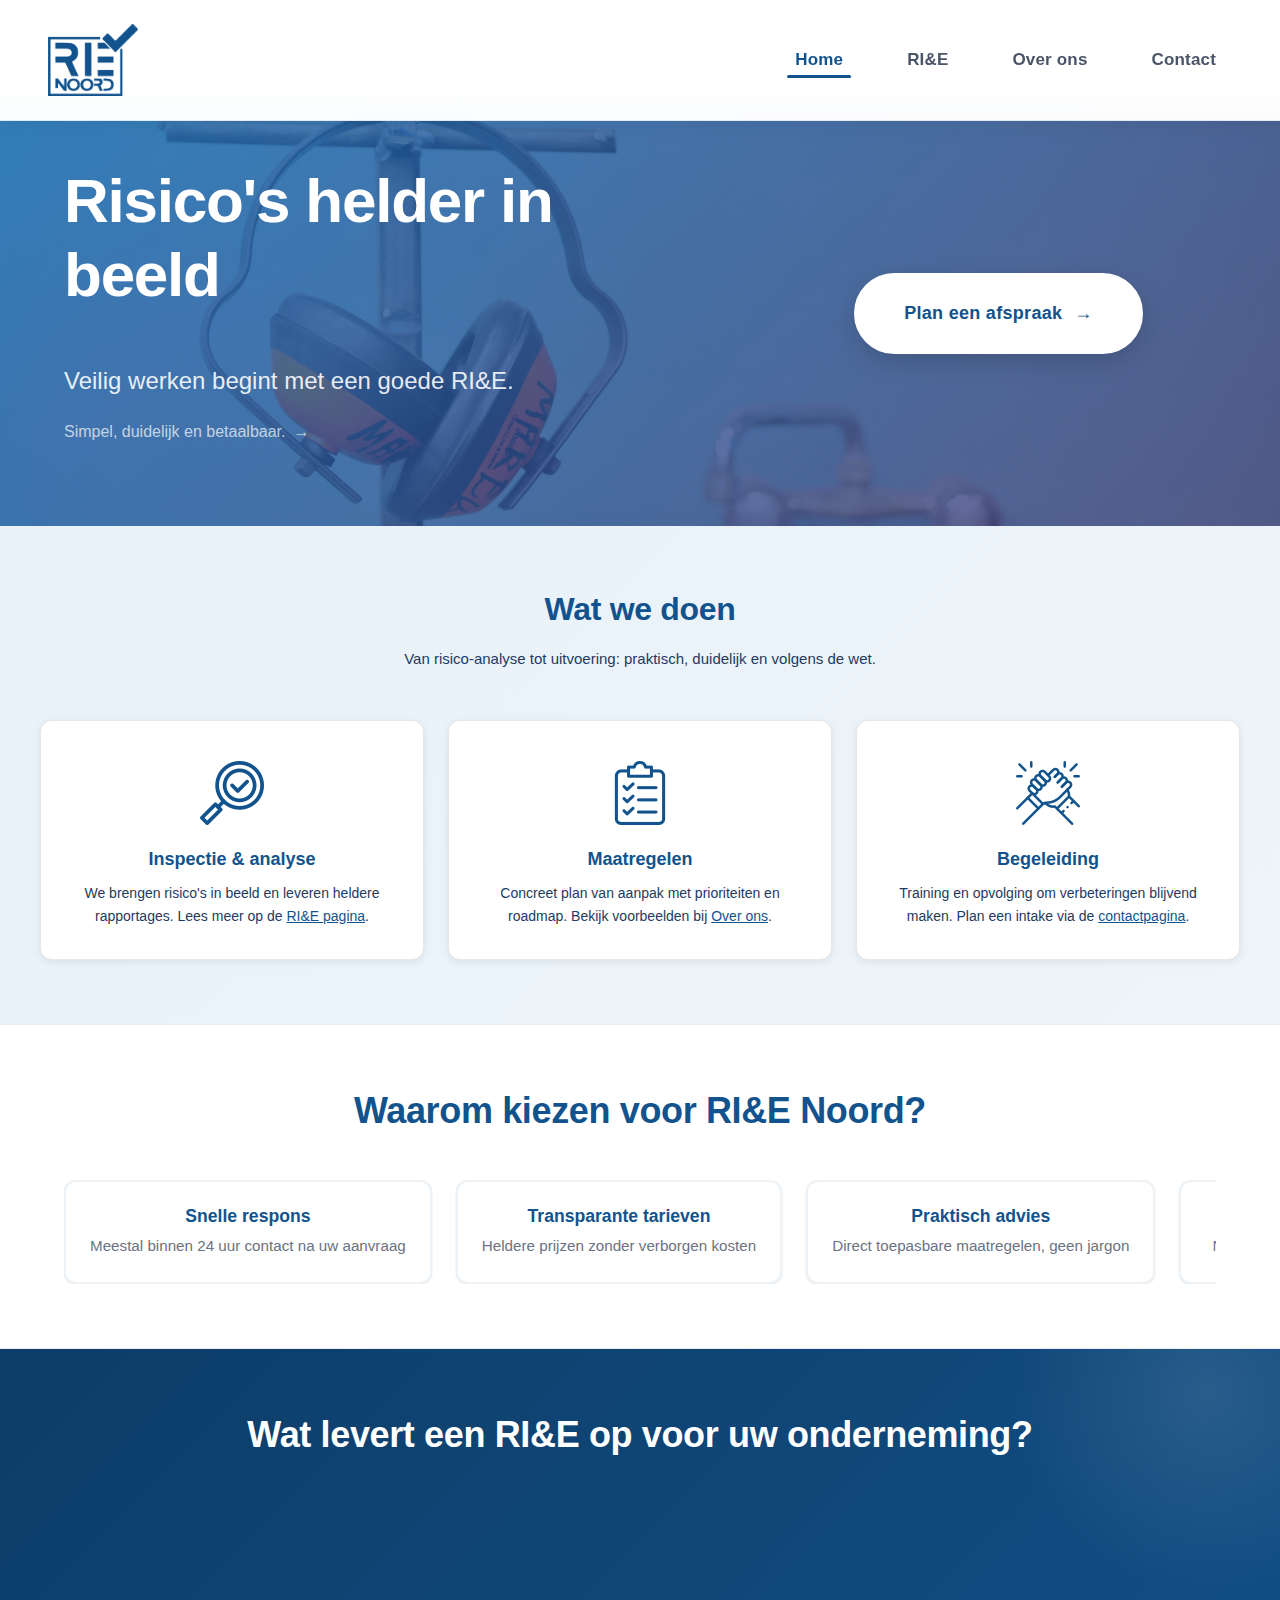
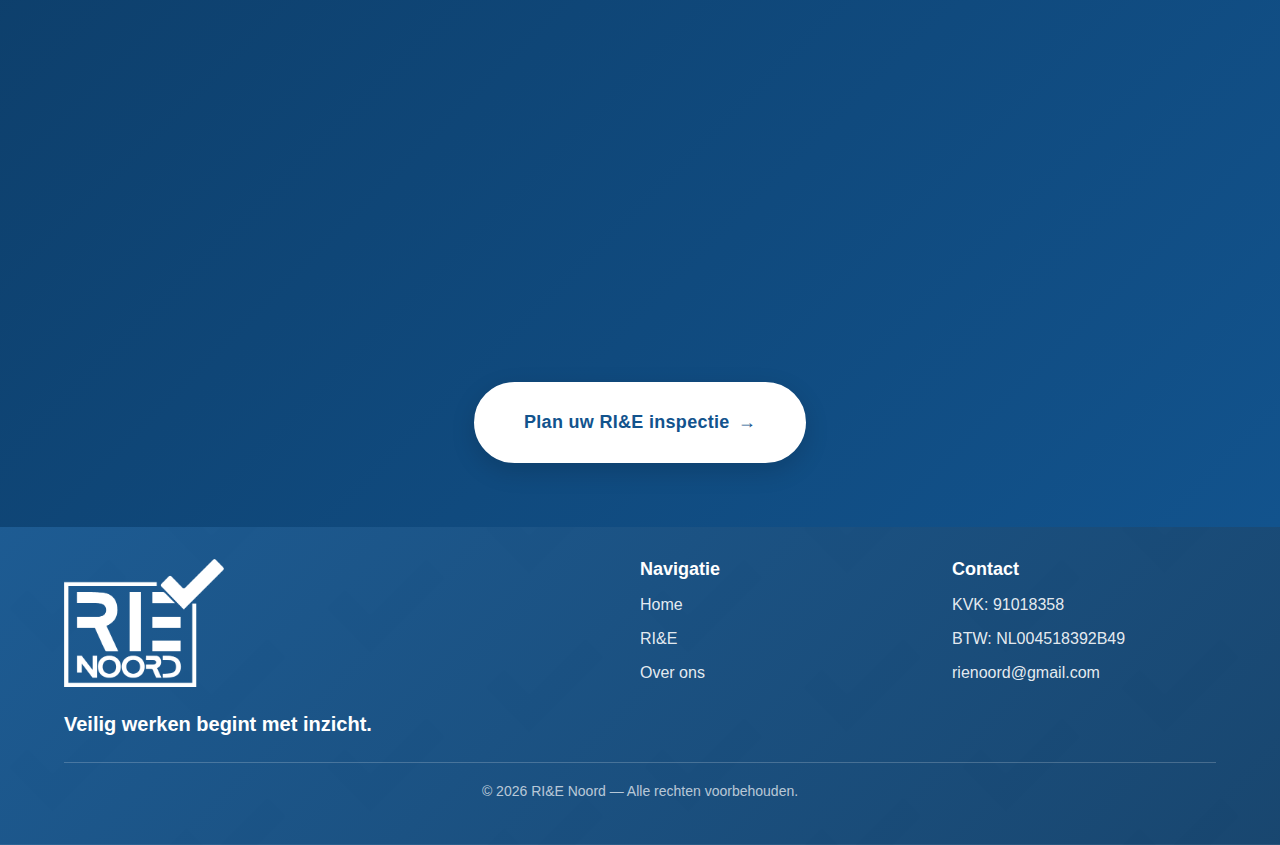
<file: index.html>
<!DOCTYPE html>
<html lang="nl">
  <head>
    <!-- Google tag (gtag.js) -->
    <script async src="https://www.googletagmanager.com/gtag/js?id=G-MJXT36CKGH"></script>
    <script>
      window.dataLayer = window.dataLayer || [];
      function gtag(){dataLayer.push(arguments);}
      gtag('js', new Date());

      gtag('config', 'G-MJXT36CKGH');
    </script>
    
    <meta charset="utf-8" />
    <meta name="viewport" content="width=device-width, initial-scale=1" />
    
    <!-- Favicon -->
    <link rel="icon" type="image/png" href="images/logo.png" />
    <link rel="apple-touch-icon" href="images/logo.png" />
    
    <!-- Primary Meta Tags -->
    <title>RI&E Groningen – Betaalbaar & Zonder Gedoe | RIE Noord</title>
    <meta name="title" content="RI&E Groningen – Betaalbaar & Zonder Gedoe | RIE Noord" />
    <meta name="description" content="RI&E voor bedrijven in Noord-Nederland én Randstad. Eerlijke prijzen, duidelijk advies. Eenmanszaak, persoonlijk contact. Vanaf €495." />
    <meta name="keywords" content="RI&E Groningen, risico inventarisatie Groningen, RI&E Friesland, RI&E Drenthe, RI&E Eemshaven, RI&E Delfzijl, RI&E Winschoten, RI&E Veendam, RI&E Drachten, RI&E Assen, arbocatalogus, arbo advies, werkplekveiligheid, RI&E adviseur Noord-Nederland" />
    <meta name="author" content="RI&E Noord" />
    <meta name="robots" content="index, follow" />
    <meta name="geo.region" content="NL-GR" />
    <meta name="geo.placename" content="Groningen" />
    <link rel="canonical" href="https://rienoord.netlify.app/" />
    
    <!-- Open Graph / Facebook -->
    <meta property="og:type" content="website" />
    <meta property="og:url" content="https://rienoord.netlify.app/" />
    <meta property="og:title" content="RI&E Groningen – Snel & Professioneel | RIE Noord" />
    <meta property="og:description" content="RI&E voor bedrijven in Groningen, Friesland en Drenthe. Binnen 24 uur contact, scherpe tarieven en ervaren veiligheidsadviseurs." />
    <meta property="og:image" content="https://rienoord.netlify.app/images/logo.png" />
    <meta property="og:locale" content="nl_NL" />
    
    <!-- Twitter -->
    <meta property="twitter:card" content="summary_large_image" />
    <meta property="twitter:url" content="https://rienoord.netlify.app/" />
    <meta property="twitter:title" content="RI&E Groningen – Snel & Professioneel | RIE Noord" />
    <meta property="twitter:description" content="Professionele RI&E voor bedrijven in Noord-Nederland. Veilige werkplekken volgens de Arbowet." />
    <meta property="twitter:image" content="https://rienoord.netlify.app/images/logo.png" />
    
    <!-- Structured Data / Schema.org -->
    <script type="application/ld+json">
    {
      "@context": "https://schema.org",
      "@type": "ProfessionalService",
      "name": "RI&E Noord",
      "description": "Risico Inventarisatie en Evaluatie diensten in Noord-Nederland",
      "url": "https://rienoord.netlify.app/",
      "telephone": "+31-6-12345678",
      "email": "rienoord@gmail.com",
      "address": {
        "@type": "PostalAddress",
        "addressRegion": "Noord-Nederland",
        "addressCountry": "NL"
      },
      "areaServed": ["Groningen", "Friesland", "Drenthe"],
      "priceRange": "€€",
      "openingHours": "Mo-Fr 09:00-17:00",
      "sameAs": [],
      "knowsAbout": ["Risico Inventarisatie", "Risico Evaluatie", "Arbowet", "Arbeidsomstandigheden", "Veiligheid op het werk", "RI&E Groningen", "Arbocatalogus", "Plan van Aanpak"],
      "serviceType": ["RI&E", "Arbeidsomstandigheden advies", "Veiligheidsadvies", "Risico Inventarisatie & Evaluatie", "Arbo dienstverlening"],
      "areaServed": [
        {"@type": "State", "name": "Groningen"},
        {"@type": "State", "name": "Friesland"},
        {"@type": "State", "name": "Drenthe"}
      ],
      "aggregateRating": {
        "@type": "AggregateRating",
        "ratingValue": "5.0",
        "reviewCount": "12"
      }
    }
    </script>

    <!-- Optional: Google Search Console verification meta tag goes here once generated -->
    <!-- <meta name="google-site-verification" content="PASTE_CODE_HERE" /> -->
    
    <link rel="stylesheet" href="styles.css?v=5" />
  </head>
  <body>
    <!-- Site header with accessible navigation -->
    <header class="site-header">
      <div class="container header-inner">
        <a href="index.html" class="brand" aria-label="RI&E Noord home">
          <img src="images/logo.png" alt="RI&E Noord logo" class="logo-img" />
        </a>

        <button class="nav-toggle" aria-controls="primary-nav" aria-expanded="false" aria-label="Toon navigatie">
          <span class="hamburger"></span>
        </button>

        <nav id="primary-nav" class="primary-nav" aria-label="Hoofdnavigatie">
          <ul>
            <li><a href="index.html" class="active">Home</a></li>
            <li><a href="rie.html">RI&amp;E</a></li>
            <li><a href="over-ons.html">Over ons</a></li>
            <li><a href="contact.html">Contact</a></li>
          </ul>
        </nav>
      </div>
    </header>

    <!-- Hero section: prominent messaging and CTA -->
    <main>
      <section class="hero">
        <div class="container hero-grid">
          <div class="hero-copy">
            <h1>Risico's helder in beeld</h1>
            <p class="lead">Veilig werken begint met een goede RI&E.</p>
            <p class="more">Simpel, duidelijk en betaalbaar.</p>
          </div>

          <div class="hero-cta">
            <a class="button large hero-button" href="contact.html">Plan een afspraak <span class="arrow">→</span></a>
          </div>
        </div>
      </section>

       <!-- PARTNERS SECTIE TIJDELIJK VERBORGEN - Verwijder de comments hieronder om weer te activeren -->
       <!--
      <section class="partners">
        <div class="container">
          <h2>Onze partners</h2>
          <p>Wij werken samen met gerenommeerde organisaties om de beste service te leveren.</p>
        </div>
        <div class="partner-logos">
          <div class="partner-slider">
            <div class="partner-logo">
              <img src="images/novisafe.png" alt="Novisafe partner">
            </div>
            <div class="partner-logo">
              <img src="https://via.placeholder.com/180x60/4a3f8c/ffffff?text=Arbo+Unie" alt="Arbo Unie partner">
            </div>
            <div class="partner-logo">
              <img src="https://via.placeholder.com/180x60/4a3f8c/ffffff?text=HumanCapitalCare" alt="HumanCapitalCare partner">
            </div>
            <div class="partner-logo">
              <img src="https://via.placeholder.com/180x60/4a3f8c/ffffff?text=Securex" alt="Securex partner">
            </div>
            <div class="partner-logo">
              <img src="https://via.placeholder.com/180x60/4a3f8c/ffffff?text=PreZero" alt="PreZero partner">
            </div>
            <div class="partner-logo">
              <img src="https://via.placeholder.com/180x60/4a3f8c/ffffff?text=Stigas" alt="Stigas partner">
            </div>
            <div class="partner-logo">
              <img src="images/novisafe.png" alt="Novisafe partner">
            </div>
            <div class="partner-logo">
              <img src="https://via.placeholder.com/180x60/4a3f8c/ffffff?text=Arbo+Unie" alt="Arbo Unie partner">
            </div>
            <div class="partner-logo">
              <img src="https://via.placeholder.com/180x60/4a3f8c/ffffff?text=HumanCapitalCare" alt="HumanCapitalCare partner">
            </div>
            <div class="partner-logo">
              <img src="https://via.placeholder.com/180x60/4a3f8c/ffffff?text=Securex" alt="Securex partner">
            </div>
            <div class="partner-logo">
              <img src="https://via.placeholder.com/180x60/4a3f8c/ffffff?text=PreZero" alt="PreZero partner">
            </div>
            <div class="partner-logo">
              <img src="https://via.placeholder.com/180x60/4a3f8c/ffffff?text=Stigas" alt="Stigas partner">
            </div>
          </div>
        </div>
      </section>
      -->
    </main>

      <!-- Intro / services section -->
      <section class="intro container">
        <h2>Wat we doen</h2>
        <p>Van risico-analyse tot uitvoering: praktisch, duidelijk en volgens de wet.</p>

        <div class="cards">
          <article class="card">
            <div class="card-icon">
              <img src="images/checked.png" alt="Inspectie icoon" />
            </div>
            <h3>Inspectie &amp; analyse</h3>
            <p>We brengen risico's in beeld en leveren heldere rapportages. Lees meer op de <a href="rie.html">RI&amp;E pagina</a>.</p>
          </article>

          <article class="card">
            <div class="card-icon">
              <img src="images/clipboard.png" alt="Maatregelen icoon" />
            </div>
            <h3>Maatregelen</h3>
            <p>Concreet plan van aanpak met prioriteiten en roadmap. Bekijk voorbeelden bij <a href="over-ons.html">Over ons</a>.</p>
          </article>

          <article class="card">
            <div class="card-icon">
              <img src="images/help.png" alt="Begeleiding icoon" />
            </div>
            <h3>Begeleiding</h3>
            <p>Training en opvolging om verbeteringen blijvend maken. Plan een intake via de <a href="contact.html">contactpagina</a>.</p>
          </article>
        </div>
      </section>

      <!-- Waarom kiezen voor RI&E Noord - Slider Style -->
      <section class="usp-slider-section">
        <div class="container">
          <h2>Waarom kiezen voor RI&E Noord?</h2>
          <div class="usp-slider-wrapper">
            <div class="usp-slider-track">
              <div class="usp-slide">
                <h3>Snelle respons</h3>
                <p>Meestal binnen 24 uur contact na uw aanvraag</p>
              </div>
              <div class="usp-slide">
                <h3>Transparante tarieven</h3>
                <p>Heldere prijzen zonder verborgen kosten</p>
              </div>
              <div class="usp-slide">
                <h3>Praktisch advies</h3>
                <p>Direct toepasbare maatregelen, geen jargon</p>
              </div>
              <div class="usp-slide">
                <h3>Landelijk actief</h3>
                <p>Noord-Nederland en daarbuiten</p>
              </div>
              <div class="usp-slide">
                <h3>Persoonlijke service</h3>
                <p>Direct contact, geen tussenpersonen</p>
              </div>
              <div class="usp-slide">
                <h3>Maatwerk</h3>
                <p>Iedere RI&E afgestemd op uw bedrijf</p>
              </div>
              <!-- Duplicate items for seamless loop -->
              <div class="usp-slide">
                <h3>Snelle respons</h3>
                <p>Meestal binnen 24 uur contact na uw aanvraag</p>
              </div>
              <div class="usp-slide">
                <h3>Transparante tarieven</h3>
                <p>Heldere prijzen zonder verborgen kosten</p>
              </div>
              <div class="usp-slide">
                <h3>Praktisch advies</h3>
                <p>Direct toepasbare maatregelen, geen jargon</p>
              </div>
              <div class="usp-slide">
                <h3>Landelijk actief</h3>
                <p>Noord-Nederland en daarbuiten</p>
              </div>
              <div class="usp-slide">
                <h3>Persoonlijke service</h3>
                <p>Direct contact, geen tussenpersonen</p>
              </div>
              <div class="usp-slide">
                <h3>Maatwerk</h3>
                <p>Iedere RI&E afgestemd op uw bedrijf</p>
              </div>
            </div>
          </div>
        </div>
      </section>

      <!-- Benefits section: why RI&E matters -->
      <section class="benefits">
        <div class="container">
          <h2>Wat levert een RI&amp;E op voor uw onderneming?</h2>
        </div>
        
        <div class="container">
          <div class="benefits-grid">
          <article class="benefit">
            <h3>Kostenbesparingen</h3>
            <p>Het proactief identificeren en beheren van risico's leidt tot kostenbesparingen op de lange termijn. 
              Minder kosten voor arbeidsongeschiktheid, medische behandelingen en mogelijke boetes.</p>
          </article>

          <article class="benefit">
            <h3>Wettelijke compliance</h3>
            <p>In Nederland is een RI&amp;E verplicht op basis van de Arbeidsomstandighedenwet. 
              Wij zorgen ervoor dat u volledig voldoet aan alle wettelijke vereisten.</p>
          </article>

          <article class="benefit">
            <h3>Betere reputatie</h3>
            <p>Een RI&amp;E certificaat toont dat u zich inzet voor veiligheid en gezondheid. 
              Klanten en partners hebben meer vertrouwen in een bedrijf dat actief risico's beheerst.</p>
          </article>

          <article class="benefit">
            <h3>Veiligere werkomgeving</h3>
            <p>Het voorkomen van ongevallen en gezondheidsproblemen betekent een gezondere, 
              productievere werkplek waar uw medewerkers kunnen floreren.</p>
          </article>
          </div>

          <div class="cta-center">
            <a class="button large benefits-cta" href="contact.html">Plan uw RI&E inspectie <span class="arrow">→</span></a>
          </div>
        </div>
      </section>

    <!-- Footer with background and branding -->
    <footer class="site-footer">
      <div class="container footer-inner">
        <div class="footer-main">
          <div class="footer-brand">
            <img src="images/logo.png" alt="RI&E Noord Logo" class="footer-logo">
            <p class="footer-tagline">Veilig werken begint met inzicht.</p>
          </div>
          
          <nav class="footer-nav" aria-label="Voettekst navigatie">
            <h4>Navigatie</h4>
            <a href="index.html">Home</a>
            <a href="rie.html">RI&amp;E</a>
            <a href="over-ons.html">Over ons</a>
          </nav>
          
          <div class="footer-contact">
            <h4>Contact</h4>
            <p>KVK: 91018358</p>
            <p>BTW: NL004518392B49</p>
            <p><a href="mailto:rienoord@gmail.com">rienoord@gmail.com</a></p>
          </div>
        </div>
        
        <div class="footer-bottom">
          <p>© <span id="year"></span> RI&amp;E Noord — Alle rechten voorbehouden.</p>
        </div>
      </div>
    </footer>

    <script src="java.js"></script>

    <!-- FAQPage Structured Data for rich results -->
    <script type="application/ld+json">
    {
      "@context": "https://schema.org",
      "@type": "FAQPage",
      "mainEntity": [
        {
          "@type": "Question",
          "name": "Is een RI&E verplicht in Nederland?",
          "acceptedAnswer": {
            "@type": "Answer",
            "text": "Ja. Volgens de Arbowet moet iedere werkgever een actuele Risico Inventarisatie & Evaluatie hebben."
          }
        },
        {
          "@type": "Question",
          "name": "Hoe vaak moet een RI&E worden bijgewerkt?",
          "acceptedAnswer": {
            "@type": "Answer",
            "text": "Bij veranderingen in processen, werkplek of na incidenten. Gemiddeld elke 1-3 jaar wordt een update aanbevolen."
          }
        },
        {
          "@type": "Question",
          "name": "Wat kost een RI&E?",
          "acceptedAnswer": {
            "@type": "Answer",
            "text": "De kosten variëren per bedrijfsgrootte en branche. Vraag een offerte via onze contactpagina voor een nauwkeurige prijs."
          }
        },
        {
          "@type": "Question",
          "name": "In welke regio's werkt RI&E Noord?",
          "acceptedAnswer": {
            "@type": "Answer",
            "text": "Wij bedienen Groningen, Friesland en Drenthe."
          }
        }
      ]
    }
    </script>
  </body>
</html>
</file>
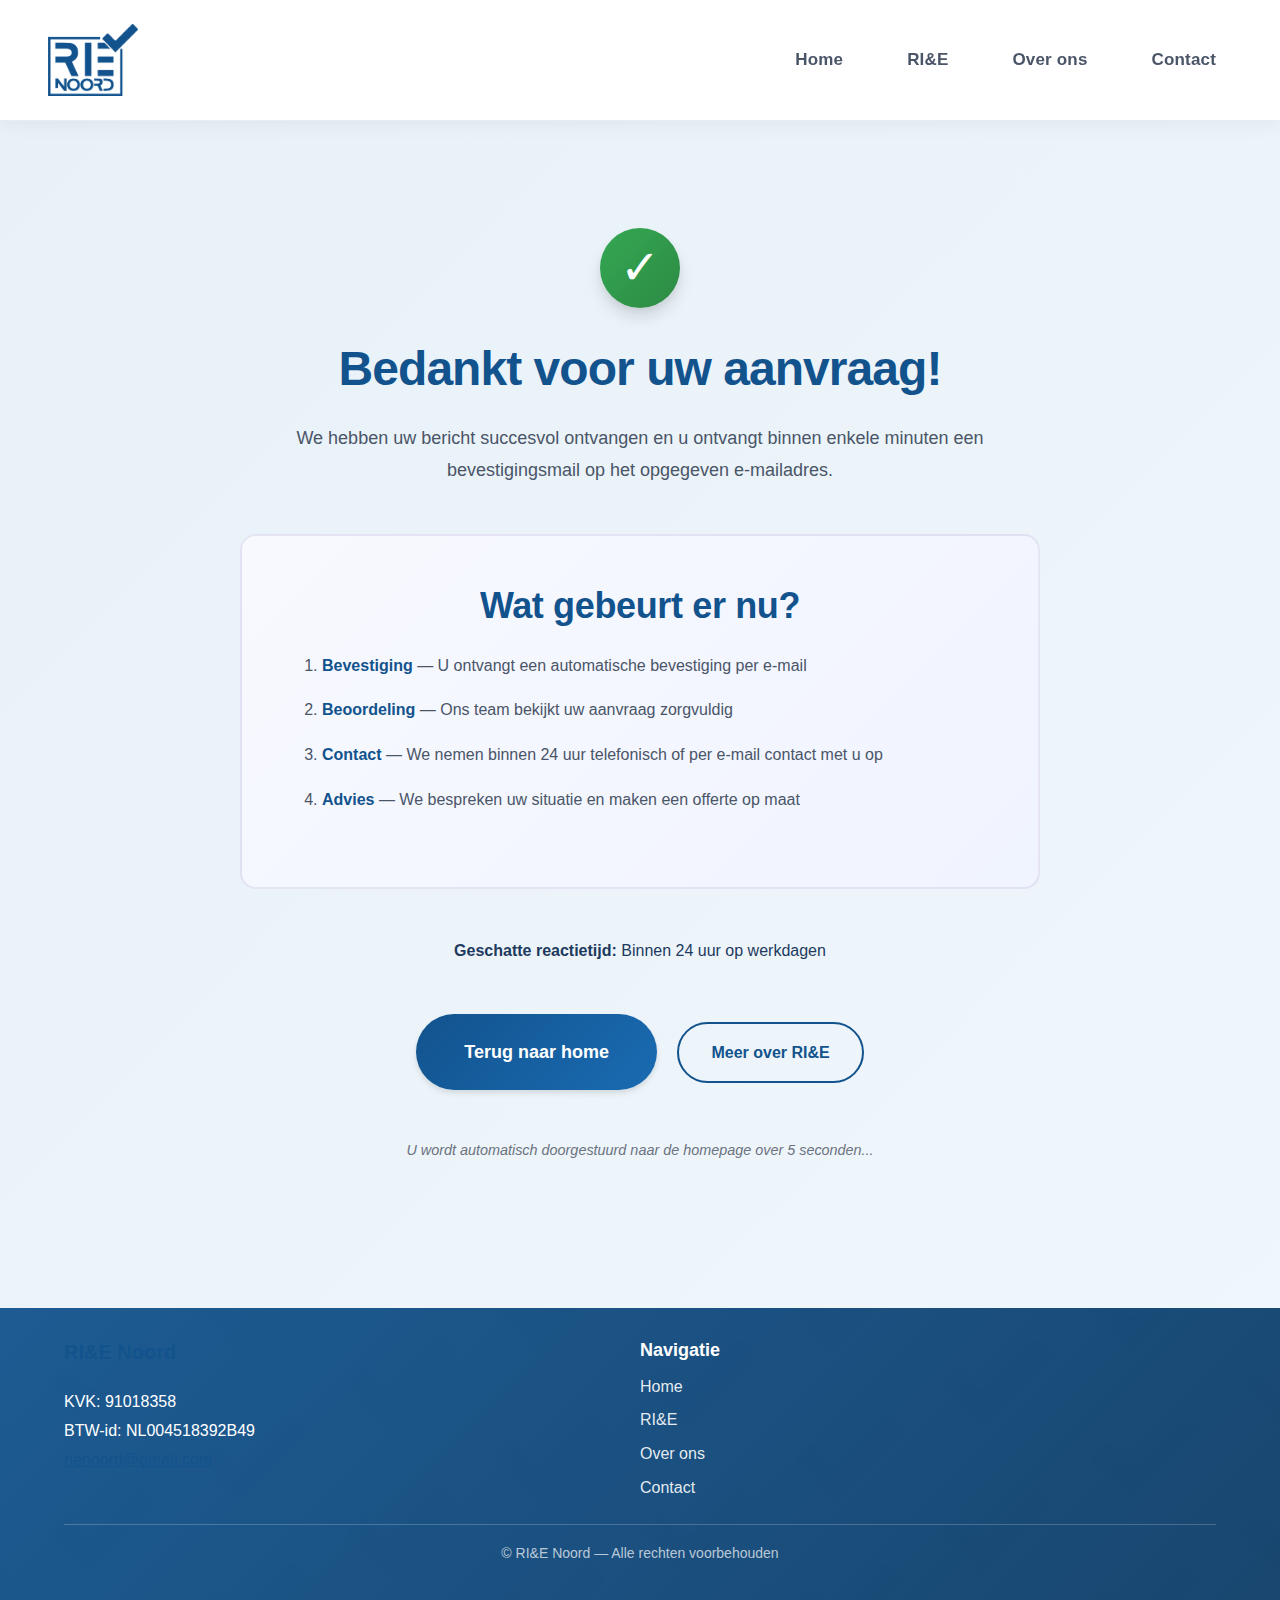
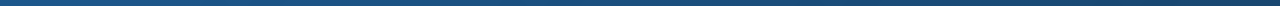
<file: bedankt.html>
<!DOCTYPE html>
<html lang="nl">
  <head>
    <meta charset="utf-8" />
    <meta name="viewport" content="width=device-width, initial-scale=1" />
    <title>Bedankt voor uw bericht — RI&E Noord</title>
    <meta name="description" content="Bedankt voor uw interesse in RI&E Noord. We nemen binnen 24 uur contact met u op." />
    <link rel="stylesheet" href="styles.css" />
    <meta http-equiv="refresh" content="5;url=index.html" />
  </head>
  <body>
    <header class="site-header">
      <div class="container header-inner">
        <a href="index.html" class="brand"><img src="images/logo.png" alt="RI&E Noord" class="logo-img"/></a>
        <button class="nav-toggle" aria-controls="primary-nav" aria-expanded="false" aria-label="Toon navigatie"><span class="hamburger"></span></button>
        <nav id="primary-nav" class="primary-nav">
          <ul>
            <li><a href="index.html">Home</a></li>
            <li><a href="rie.html">RI&amp;E</a></li>
            <li><a href="over-ons.html">Over ons</a></li>
            <li><a href="contact.html">Contact</a></li>
          </ul>
        </nav>
      </div>
    </header>

    <main class="container">
      <article class="page thank-you-page">
        <div class="thank-you-content">
          <div class="success-icon">✓</div>
          <h1>Bedankt voor uw aanvraag!</h1>
          
          <p class="lead-text">We hebben uw bericht succesvol ontvangen en u ontvangt binnen enkele minuten een bevestigingsmail op het opgegeven e-mailadres.</p>
          
          <div class="thank-you-box">
            <h2>Wat gebeurt er nu?</h2>
            <ol class="process-list">
              <li><strong>Bevestiging</strong> — U ontvangt een automatische bevestiging per e-mail</li>
              <li><strong>Beoordeling</strong> — Ons team bekijkt uw aanvraag zorgvuldig</li>
              <li><strong>Contact</strong> — We nemen binnen 24 uur telefonisch of per e-mail contact met u op</li>
              <li><strong>Advies</strong> — We bespreken uw situatie en maken een offerte op maat</li>
            </ol>
          </div>

          <p><strong>Geschatte reactietijd:</strong> Binnen 24 uur op werkdagen</p>
          
          <div class="cta-center">
            <a class="button large" href="index.html">Terug naar home</a>
            <a class="button-secondary" href="rie.html">Meer over RI&amp;E</a>
          </div>

          <p class="redirect-notice">U wordt automatisch doorgestuurd naar de homepage over 5 seconden...</p>
        </div>
      </article>
    </main>

    <footer class="site-footer">
      <div class="container footer-inner">
        <div class="footer-main">
          <div class="footer-brand">
            <h3>RI&amp;E Noord</h3>
            <p>KVK: 91018358<br />
               BTW-id: NL004518392B49<br />
               <a href="mailto:rienoord@gmail.com">rienoord@gmail.com</a></p>
          </div>
          
          <nav class="footer-nav" aria-label="Voettekst navigatie">
            <h4>Navigatie</h4>
            <a href="index.html">Home</a>
            <a href="rie.html">RI&amp;E</a>
            <a href="over-ons.html">Over ons</a>
            <a href="contact.html">Contact</a>
          </nav>
        </div>
        
        <div class="footer-bottom">
          <p>© <span id="year-thank-you"></span> RI&amp;E Noord — Alle rechten voorbehouden</p>
        </div>
      </div>
    </footer>

    <script src="java.js"></script>
  </body>
</html>
</file>
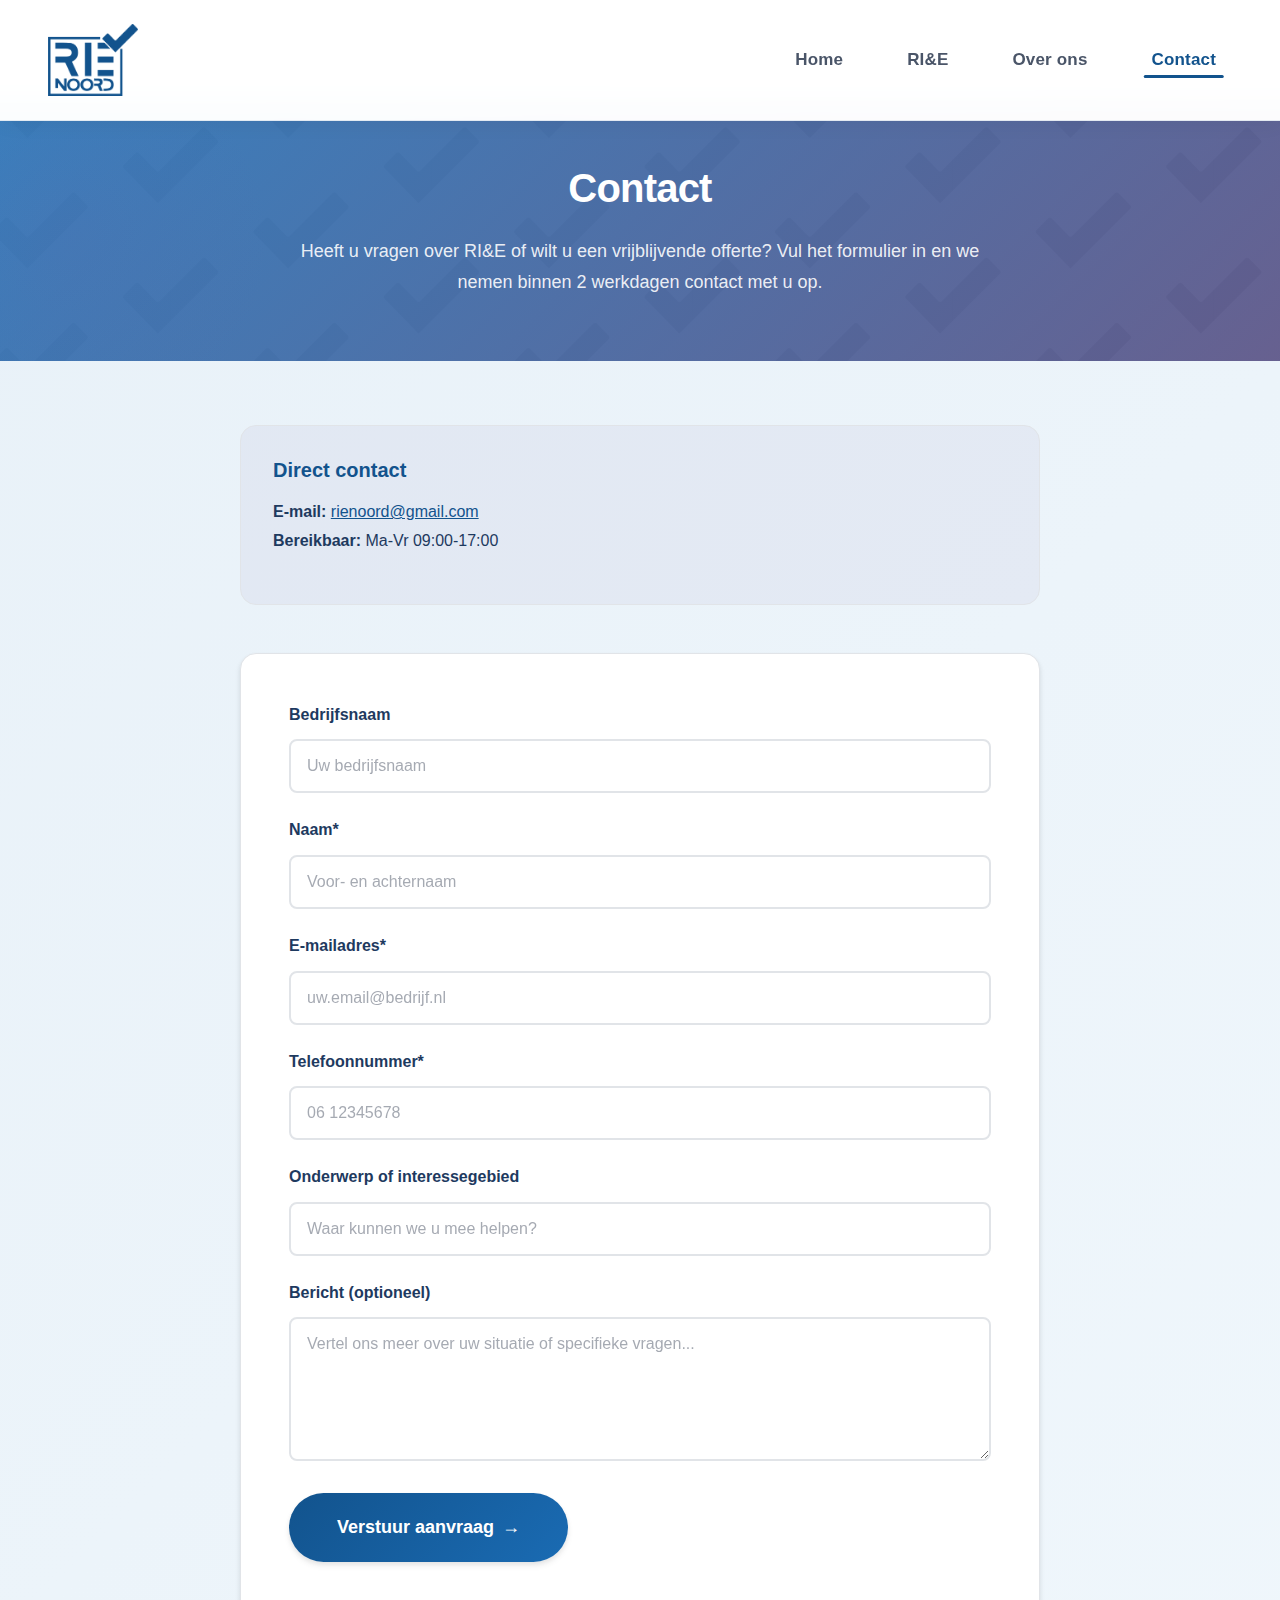
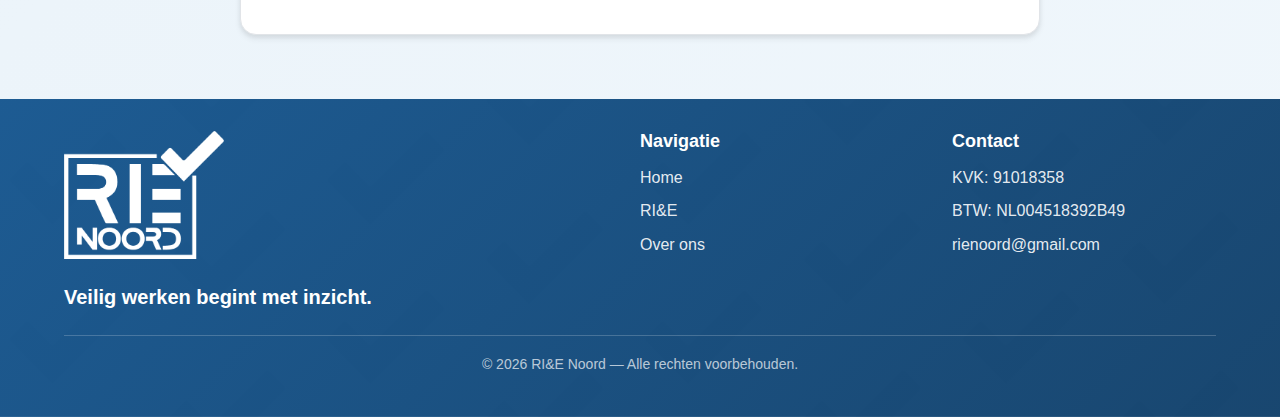
<file: contact.html>
<!DOCTYPE html>
<html lang="nl">
  <head>
    <meta charset="utf-8" />
    <meta name="viewport" content="width=device-width, initial-scale=1" />
    <link rel="icon" type="image/png" href="images/logo.png" />
    <link rel="apple-touch-icon" href="images/logo.png" />
    <link rel="icon" type="image/png" href="images/logo.png" />
    <link rel="apple-touch-icon" href="images/logo.png" />
    
    <!-- SEO Meta Tags -->
    <title>Contact RI&E Noord | Offerte Aanvragen | Binnen 24u reactie uit Groningen</title>
    <meta name="description" content="Neem contact op met RI&E Noord ✓ Binnen 24u reactie ✓ Gratis offerte op maat ✓ Bereikbaar via telefoon, e-mail & contactformulier ✓ Advies zonder verplichtingen" />
    <meta name="keywords" content="RI&E offerte, RI&E contact Groningen, arbo adviseur contact, RI&E aanvragen, RI&E Noord bereikbaar, offerte risico inventarisatie" />
    <meta name="robots" content="index, follow" />
    <link rel="canonical" href="https://rienoord.netlify.app/contact.html" />
    
    <!-- Open Graph -->
    <meta property="og:title" content="Contact RI&E Noord | Gratis Offerte Aanvragen" />
    <meta property="og:description" content="Binnen 24u reactie op uw aanvraag. Offerte op maat voor uw RI&E rapport." />
    <meta property="og:url" content="https://rienoord.netlify.app/contact.html" />
    <meta property="og:type" content="website" />
    
    <link rel="stylesheet" href="styles.css?v=5" />
  </head>
  <body>
    <header class="site-header">
      <div class="container header-inner">
        <a href="index.html" class="brand"><img src="images/logo.png" alt="RI&E Noord" class="logo-img"/></a>
        <button class="nav-toggle" aria-controls="primary-nav" aria-expanded="false" aria-label="Toon navigatie"><span class="hamburger"></span></button>
        <nav id="primary-nav" class="primary-nav">
          <ul>
            <li><a href="index.html">Home</a></li>
            <li><a href="rie.html">RI&amp;E</a></li>
            <li><a href="over-ons.html">Over ons</a></li>
            <li><a href="contact.html" class="active">Contact</a></li>
          </ul>
        </nav>
      </div>
    </header>

    <main>
      <section class="page-header">
        <div class="container">
          <h1>Contact</h1>
          <p>Heeft u vragen over RI&amp;E of wilt u een vrijblijvende offerte? 
            Vul het formulier in en we nemen binnen 2 werkdagen contact met u op.</p>
        </div>
      </section>

      <section class="container page">
        <div class="contact-page">
          <div class="contact-info-box">
            <h3>Direct contact</h3>
            <p><strong>E-mail:</strong> <a href="mailto:rienoord@gmail.com">rienoord@gmail.com</a><br />
               <strong>Bereikbaar:</strong> Ma-Vr 09:00-17:00<br />
          </div>

        <form 
          id="contactForm" 
          name="contact" 
          method="POST" 
          action="/success.html"
          data-netlify="true"
          data-netlify-honeypot="bot-field"
          class="contact-form">
          
          <!-- Netlify spam protection -->
          <input type="hidden" name="form-name" value="contact" />
          <p style="display:none;">
            <label>Don't fill this out if you're human: <input name="bot-field" /></label>
          </p>

          <div class="form-row">
            <label for="companyName">Bedrijfsnaam</label>
            <input id="companyName" name="bedrijfsnaam" type="text" placeholder="Uw bedrijfsnaam" />
          </div>

          <div class="form-row">
            <label for="name">Naam*</label>
            <input id="name" name="naam" type="text" placeholder="Voor- en achternaam" required />
          </div>

          <div class="form-row">
            <label for="email">E-mailadres*</label>
            <input id="email" name="email" type="email" placeholder="uw.email@bedrijf.nl" required />
          </div>

          <div class="form-row">
            <label for="phone">Telefoonnummer*</label>
            <input id="phone" name="telefoonnummer" type="tel" placeholder="06 12345678" required />
          </div>

          <div class="form-row">
            <label for="subject">Onderwerp of interessegebied</label>
            <input id="subject" name="onderwerp" type="text" placeholder="Waar kunnen we u mee helpen?" />
          </div>

          <div class="form-row">
            <label for="message">Bericht (optioneel)</label>
            <textarea id="message" name="bericht" rows="6" placeholder="Vertel ons meer over uw situatie of specifieke vragen..."></textarea>
          </div>

          <div class="form-row">
            <button type="submit" class="button large">Verstuur aanvraag <span class="arrow">→</span></button>
          </div>
        </form>
        </div>
      </section>
    </main>

    <footer class="site-footer">
      <div class="container footer-inner">
        <div class="footer-main">
          <div class="footer-brand">
            <img src="images/logo.png" alt="RI&E Noord Logo" class="footer-logo">
            <p class="footer-tagline">Veilig werken begint met inzicht.</p>
          </div>
          
          <nav class="footer-nav" aria-label="Voettekst navigatie">
            <h4>Navigatie</h4>
            <a href="index.html">Home</a>
            <a href="rie.html">RI&amp;E</a>
            <a href="over-ons.html">Over ons</a>
          </nav>
          
          <div class="footer-contact">
            <h4>Contact</h4>
            <p>KVK: 91018358</p>
            <p>BTW: NL004518392B49</p>
            <p><a href="mailto:rienoord@gmail.com">rienoord@gmail.com</a></p>
          </div>
        </div>
        
        <div class="footer-bottom">
          <p>© <span id="year-contact"></span> RI&amp;E Noord — Alle rechten voorbehouden.</p>
        </div>
      </div>
    </footer>

    <script src="java.js"></script>
  </body>
</html>
</file>
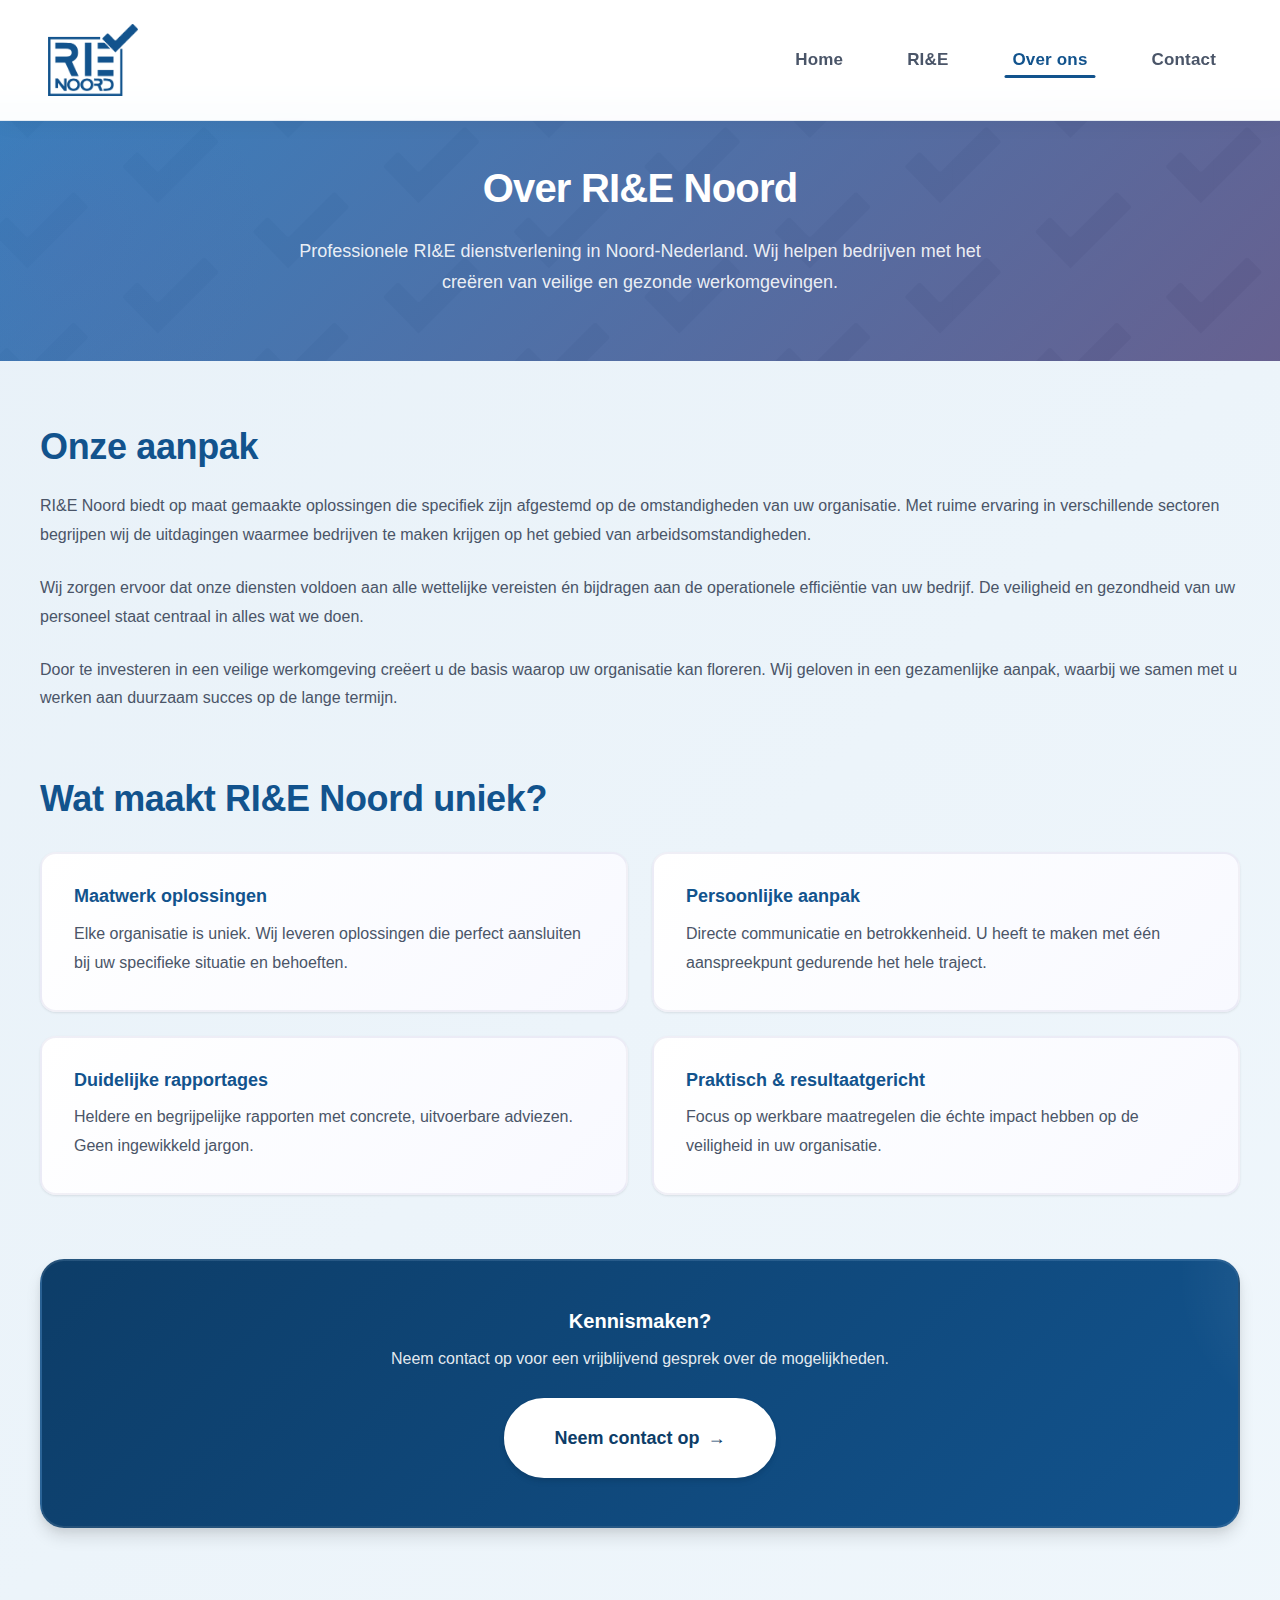
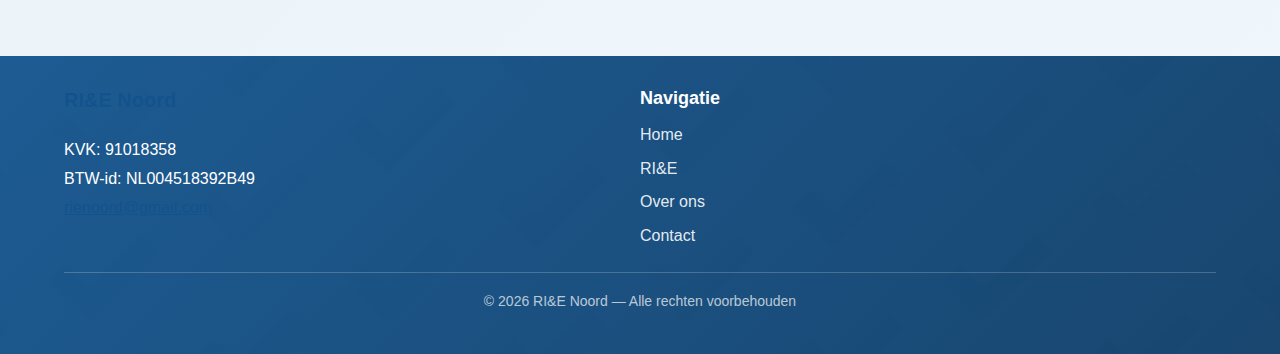
<file: over-ons.html>
<!DOCTYPE html>
<html lang="nl">
  <head>
    <meta charset="utf-8" />
    <meta name="viewport" content="width=device-width, initial-scale=1" />
    <title>RI&E Noord — Over ons</title>
    <meta name="description" content="Over RI&E Noord: ons team, missie en aanpak voor een veilige werkplek." />
    <link rel="stylesheet" href="styles.css" />
  </head>
  <body>
    <header class="site-header">
      <div class="container header-inner">
        <a href="index.html" class="brand"><img src="images/logo.png" alt="RI&E Noord" class="logo-img"/></a>
        <button class="nav-toggle" aria-controls="primary-nav" aria-expanded="false" aria-label="Toon navigatie"><span class="hamburger"></span></button>
        <nav id="primary-nav" class="primary-nav">
          <ul>
            <li><a href="index.html">Home</a></li>
            <li><a href="rie.html">RI&amp;E</a></li>
            <li><a href="over-ons.html" class="active">Over ons</a></li>
            <li><a href="contact.html">Contact</a></li>
          </ul>
        </nav>
      </div>
    </header>

    <main>
      <section class="page-header">
        <div class="container">
          <h1>Over RI&amp;E Noord</h1>
          <p>Professionele RI&E dienstverlening in Noord-Nederland. Wij helpen bedrijven met het creëren van veilige en gezonde werkomgevingen.</p>
        </div>
      </section>

      <section class="container page">
        <div class="about-intro">
          <h2>Onze aanpak</h2>
          
          <p>RI&amp;E Noord biedt op maat gemaakte oplossingen die specifiek zijn afgestemd op de omstandigheden 
            van uw organisatie. Met ruime ervaring in verschillende sectoren begrijpen wij de uitdagingen 
            waarmee bedrijven te maken krijgen op het gebied van arbeidsomstandigheden.</p>

          <p>Wij zorgen ervoor dat onze diensten voldoen aan alle wettelijke vereisten én bijdragen aan 
            de operationele efficiëntie van uw bedrijf. De veiligheid en gezondheid van uw personeel 
            staat centraal in alles wat we doen.</p>

          <p>Door te investeren in een veilige werkomgeving creëert u de basis waarop uw organisatie 
            kan floreren. Wij geloven in een gezamenlijke aanpak, waarbij we samen met u werken aan 
            duurzaam succes op de lange termijn.</p>
        </div>

        <div class="values">
          <h2>Wat maakt RI&amp;E Noord uniek?</h2>
          <div class="values-grid">
            <div class="value-item">
              <h3>Maatwerk oplossingen</h3>
              <p>Elke organisatie is uniek. Wij leveren oplossingen die perfect aansluiten bij uw specifieke situatie en behoeften.</p>
            </div>
            
            <div class="value-item">
              <h3>Persoonlijke aanpak</h3>
              <p>Directe communicatie en betrokkenheid. U heeft te maken met één aanspreekpunt gedurende het hele traject.</p>
            </div>
            
            <div class="value-item">
              <h3>Duidelijke rapportages</h3>
              <p>Heldere en begrijpelijke rapporten met concrete, uitvoerbare adviezen. Geen ingewikkeld jargon.</p>
            </div>
            
            <div class="value-item">
              <h3>Praktisch & resultaatgericht</h3>
              <p>Focus op werkbare maatregelen die échte impact hebben op de veiligheid in uw organisatie.</p>
            </div>
          </div>
        </div>

        <div class="cta-box">
          <h3>Kennismaken?</h3>
          <p>Neem contact op voor een vrijblijvend gesprek over de mogelijkheden.</p>
          <a class="button large" href="contact.html">Neem contact op <span class="arrow">→</span></a>
        </div>
      </section>
    </main>

    <footer class="site-footer">
      <div class="container footer-inner">
        <div class="footer-main">
          <div class="footer-brand">
            <h3>RI&amp;E Noord</h3>
            <p>KVK: 91018358<br />
               BTW-id: NL004518392B49<br />
               <a href="mailto:rienoord@gmail.com">rienoord@gmail.com</a></p>
          </div>
          
          <nav class="footer-nav" aria-label="Voettekst navigatie">
            <h4>Navigatie</h4>
            <a href="index.html">Home</a>
            <a href="rie.html">RI&amp;E</a>
            <a href="over-ons.html">Over ons</a>
            <a href="contact.html">Contact</a>
          </nav>
        </div>
        
        <div class="footer-bottom">
          <p>© <span id="year-about"></span> RI&amp;E Noord — Alle rechten voorbehouden</p>
        </div>
      </div>
    </footer>

    <script src="java.js"></script>
  </body>
</html>
</file>
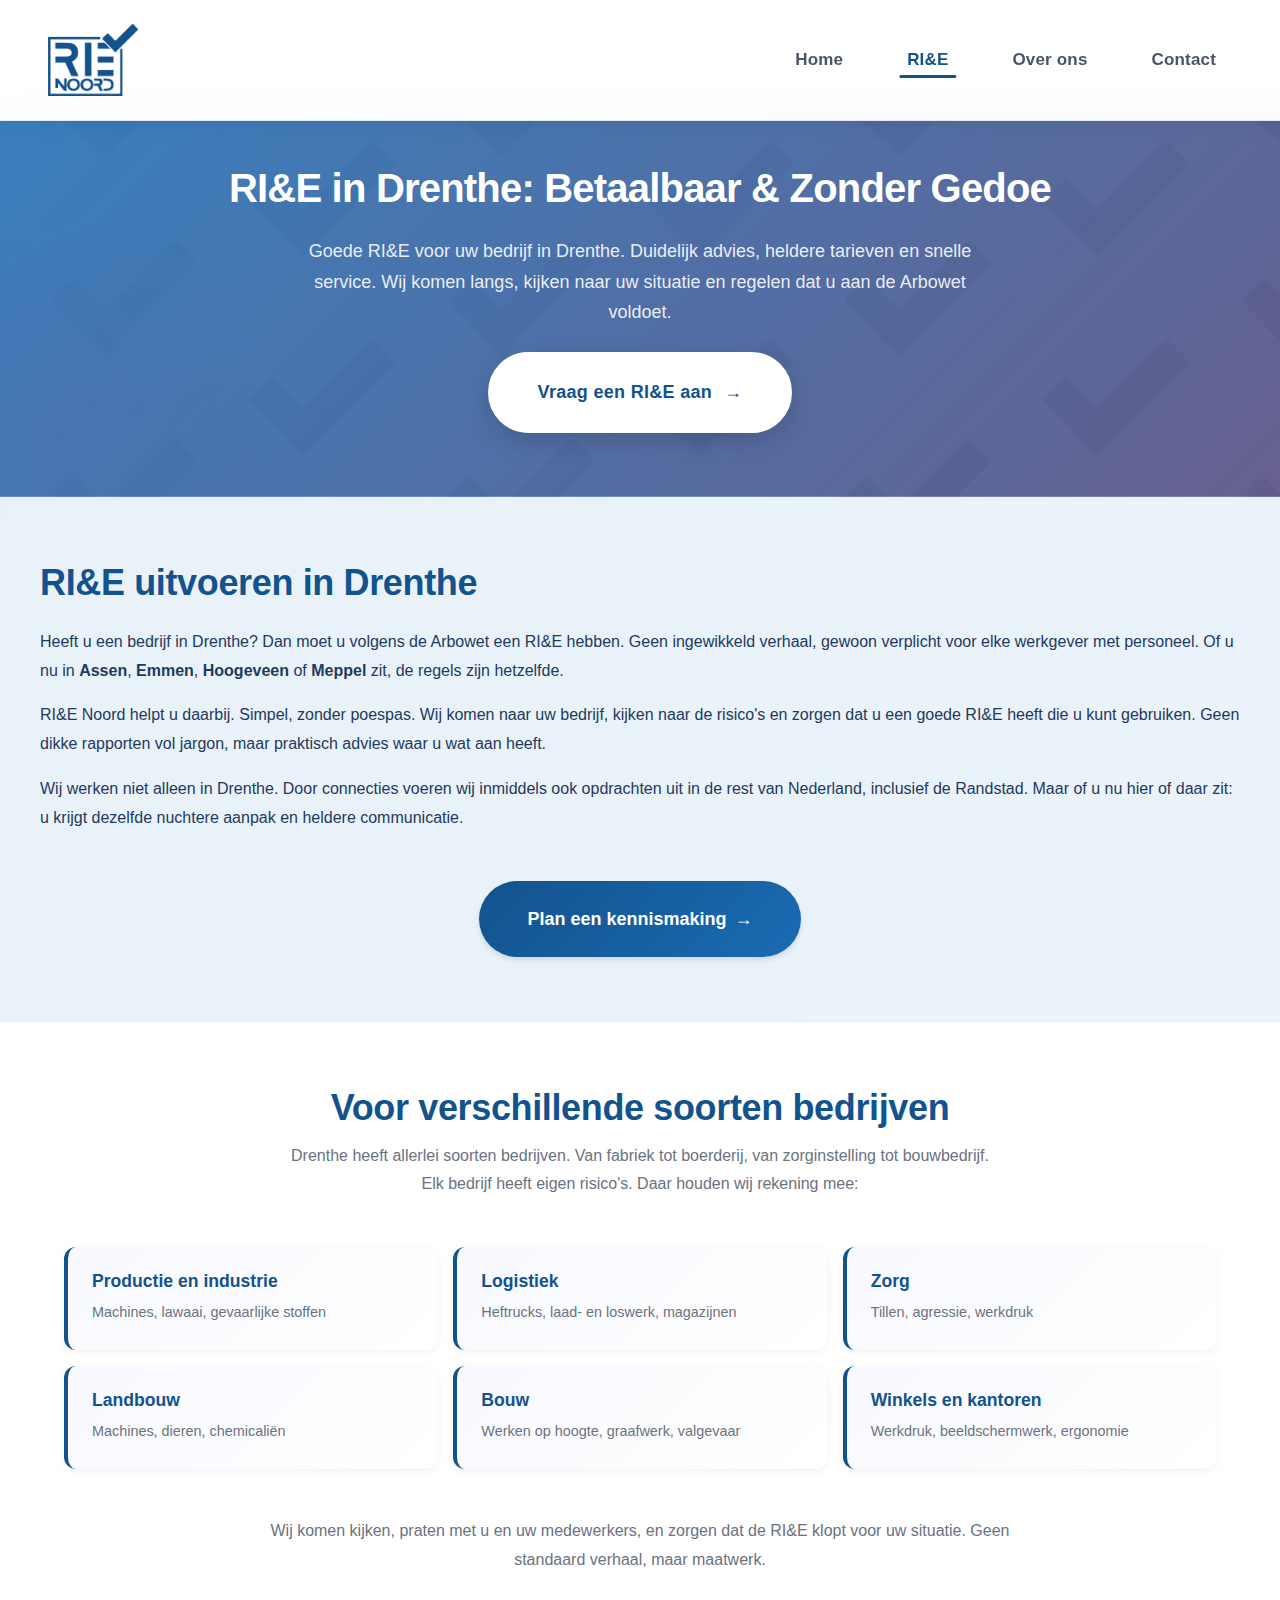
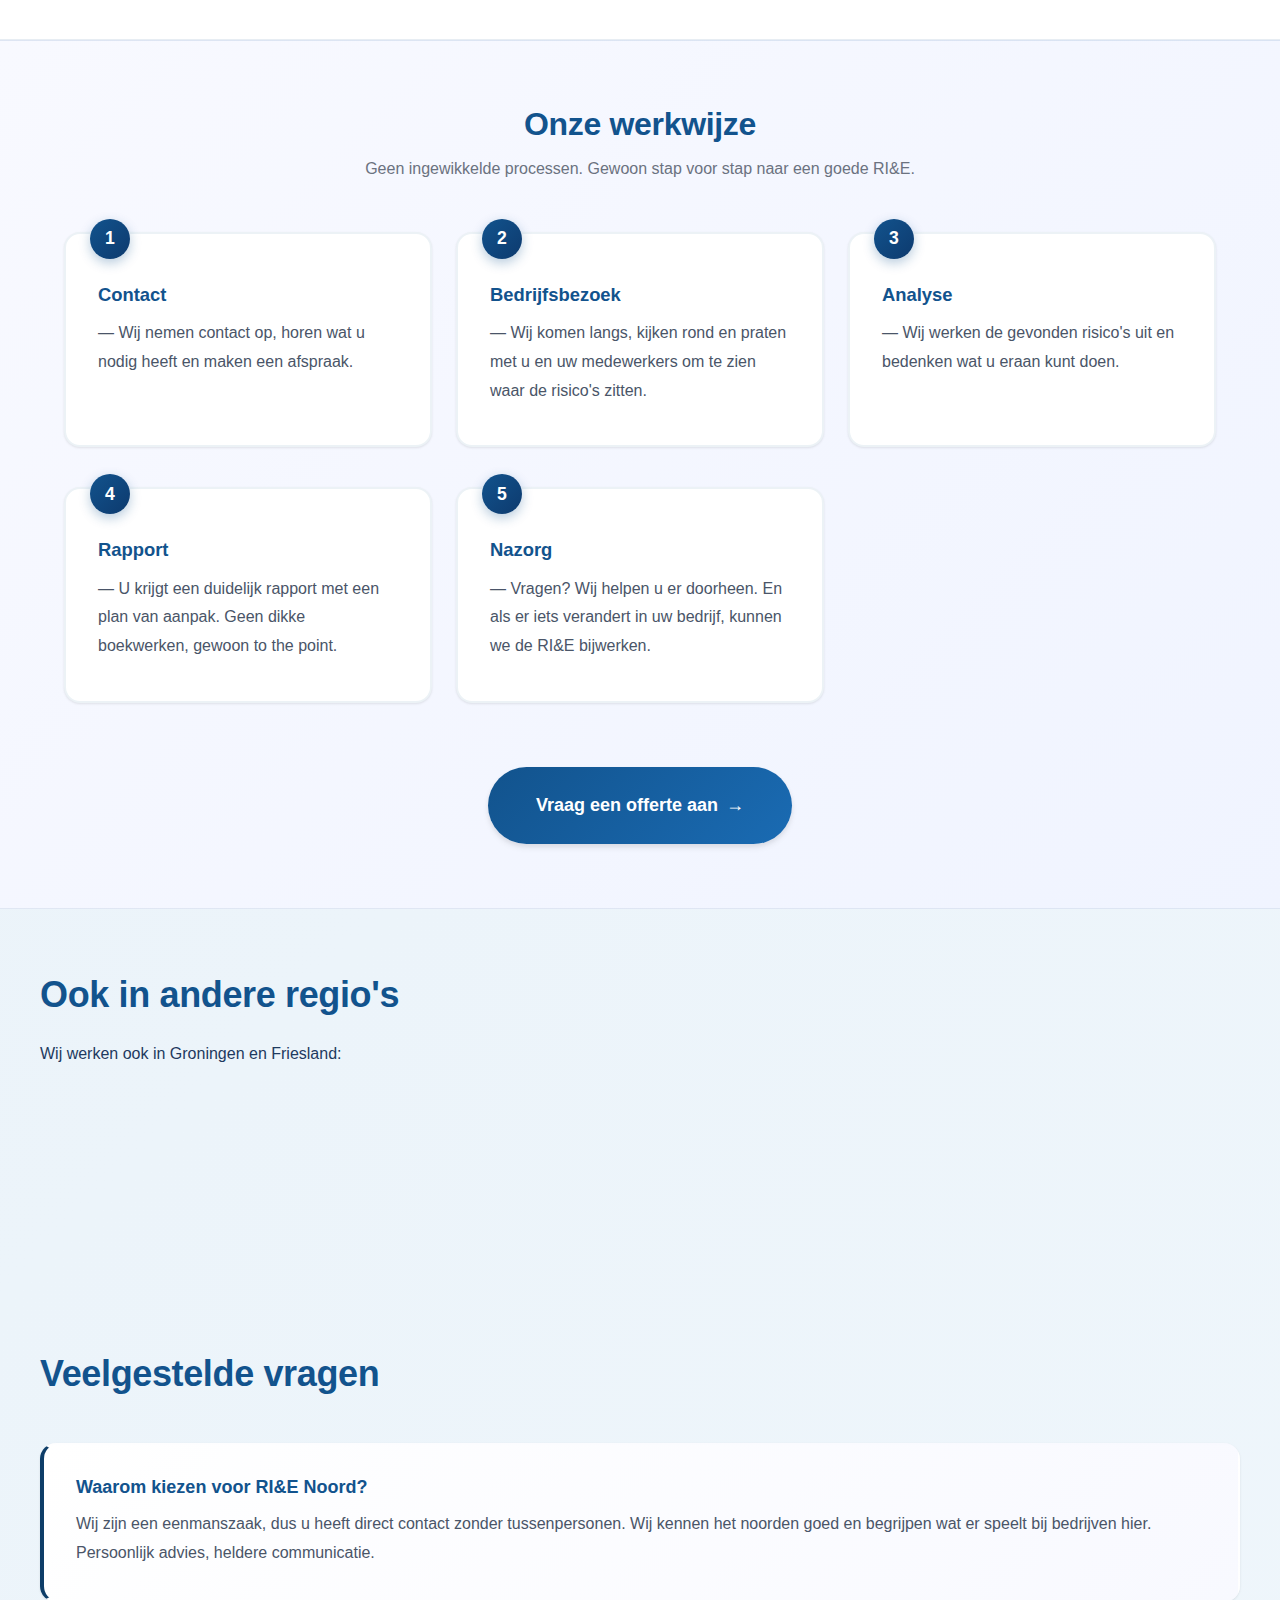
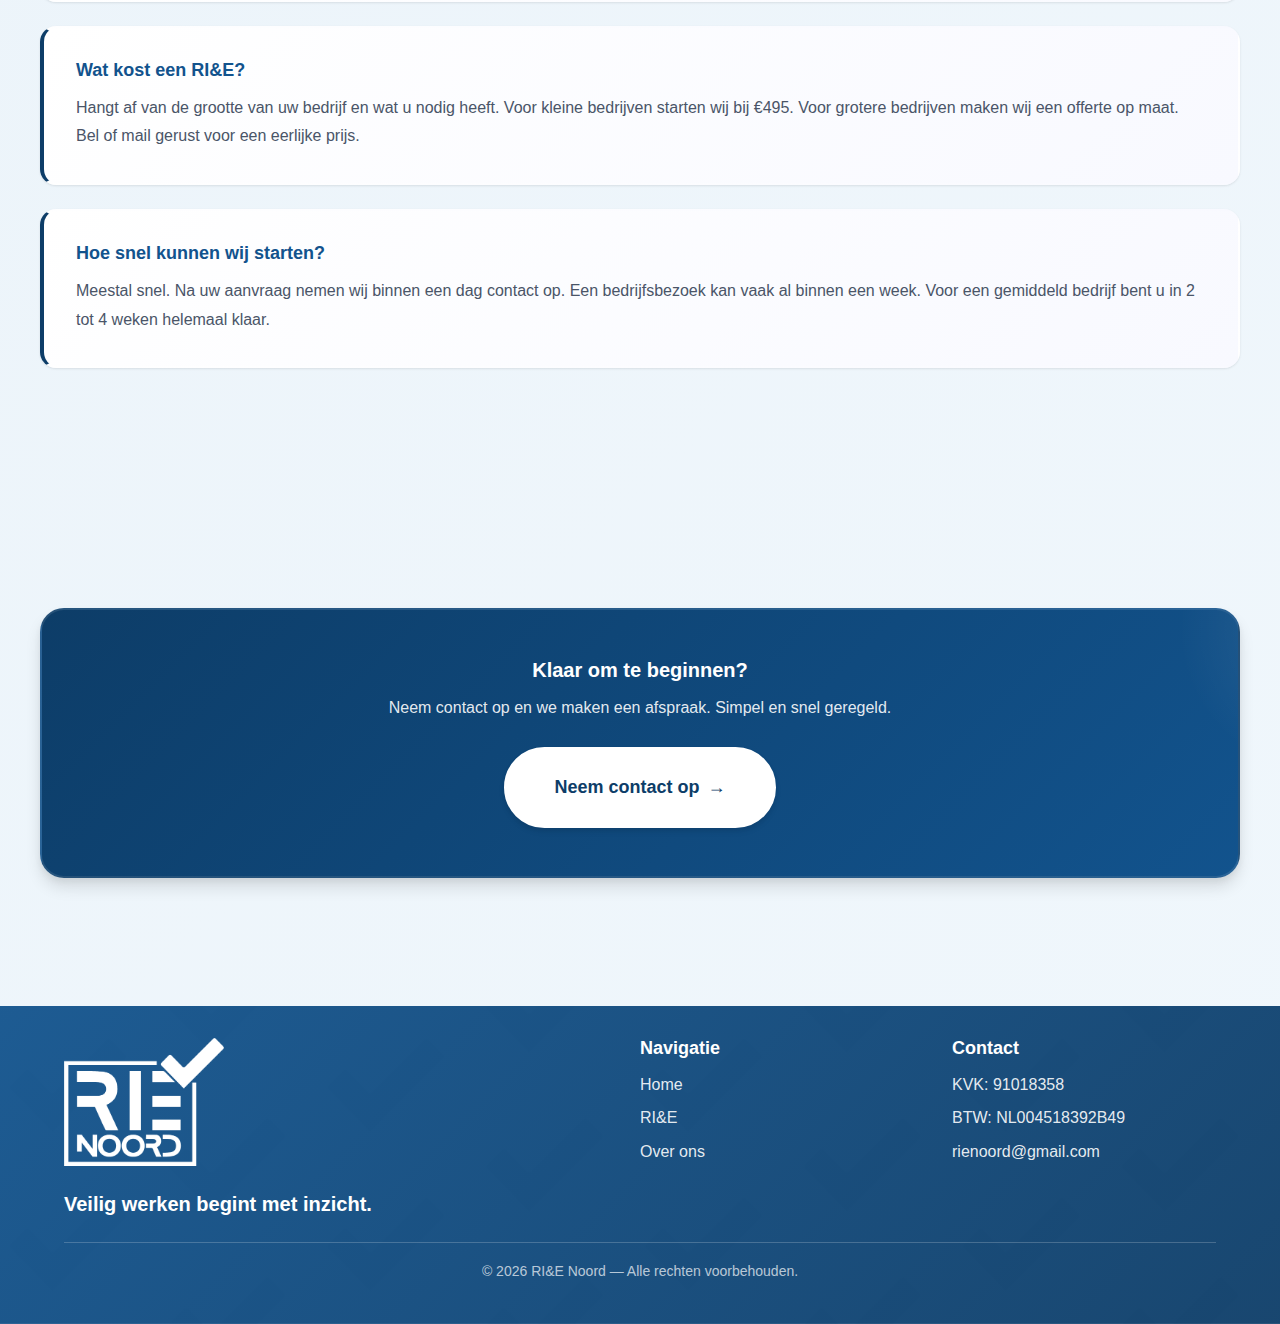
<file: rie-drenthe.html>
<!DOCTYPE html>
<html lang="nl">
  <head>
    <!-- Google tag (gtag.js) -->
    <script async src="https://www.googletagmanager.com/gtag/js?id=G-MJXT36CKGH"></script>
    <script>
      window.dataLayer = window.dataLayer || [];
      function gtag(){dataLayer.push(arguments);}
      gtag('js', new Date());
      gtag('config', 'G-MJXT36CKGH');
    </script>
    
    <meta charset="utf-8" />
    <meta name="viewport" content="width=device-width, initial-scale=1" />
    <link rel="icon" type="image/png" href="images/logo.png" />
    <link rel="apple-touch-icon" href="images/logo.png" />
    
    <!-- SEO Meta Tags -->
    <title>RI&E Drenthe – Betaalbaar & Zonder Gedoe | RIE Noord</title>
    <meta name="description" content="RI&E voor bedrijven in Drenthe. Assen, Emmen, Hoogeveen. Eerlijke prijzen, duidelijk advies. Eenmanszaak, persoonlijk contact." />
    <meta name="keywords" content="RI&E Drenthe, RI&E Assen, RI&E Emmen, RI&E Hoogeveen, risico inventarisatie Drenthe, Arbowet Drenthe, RI&E adviseur Drenthe" />
    <meta name="robots" content="index, follow" />
    <meta name="geo.region" content="NL-DR" />
    <meta name="geo.placename" content="Drenthe" />
    <link rel="canonical" href="https://rienoord.netlify.app/rie-drenthe.html" />
    
    <!-- Open Graph / Social Media -->
    <meta property="og:title" content="RI&E Drenthe – Betaalbaar & Zonder Gedoe | RIE Noord" />
    <meta property="og:description" content="RI&E voor bedrijven in Drenthe. Eerlijke prijzen, persoonlijk contact, duidelijk advies." />
    <meta property="og:image" content="https://rienoord.netlify.app/images/logo.png" />
    <meta property="og:url" content="https://rienoord.netlify.app/rie-drenthe.html" />
    <meta property="og:type" content="website" />
    <meta property="og:locale" content="nl_NL" />
    
    <link rel="stylesheet" href="styles.css?v=5" />
  </head>
  <body>
    <header class="site-header">
      <div class="container header-inner">
        <a href="index.html" class="brand"><img src="images/logo.png" alt="RI&E Noord" class="logo-img"/></a>
        <button class="nav-toggle" aria-controls="primary-nav" aria-expanded="false" aria-label="Toon navigatie"><span class="hamburger"></span></button>
        <nav id="primary-nav" class="primary-nav">
          <ul>
            <li><a href="index.html">Home</a></li>
            <li><a href="rie.html" class="active">RI&amp;E</a></li>
            <li><a href="over-ons.html">Over ons</a></li>
            <li><a href="contact.html">Contact</a></li>
          </ul>
        </nav>
      </div>
    </header>

    <main>
      <section class="page-header">
        <div class="container">
          <h1>RI&E in Drenthe: Betaalbaar & Zonder Gedoe</h1>
          <p>Goede RI&E voor uw bedrijf in Drenthe. Duidelijk advies, heldere tarieven en snelle service. 
            Wij komen langs, kijken naar uw situatie en regelen dat u aan de Arbowet voldoet.</p>
          <div class="cta-center" style="margin-top:1.5rem">
            <a class="button large hero-button" href="contact.html">Vraag een RI&E aan <span class="arrow">→</span></a>
          </div>
        </div>
      </section>

      <!-- Waarom RI&E Noord in Drenthe -->
      <section class="container page">
        <h2>RI&E uitvoeren in Drenthe</h2>
        <p>Heeft u een bedrijf in Drenthe? Dan moet u volgens de Arbowet een RI&E hebben. Geen ingewikkeld verhaal, gewoon verplicht voor elke werkgever met personeel. Of u nu in <strong>Assen</strong>, <strong>Emmen</strong>, <strong>Hoogeveen</strong> of <strong>Meppel</strong> zit, de regels zijn hetzelfde.</p>
        
        <p>RI&E Noord helpt u daarbij. Simpel, zonder poespas. Wij komen naar uw bedrijf, kijken naar de risico's en zorgen dat u een goede RI&E heeft die u kunt gebruiken. Geen dikke rapporten vol jargon, maar praktisch advies waar u wat aan heeft.</p>

        <p>Wij werken niet alleen in Drenthe. Door connecties voeren wij inmiddels ook opdrachten uit in de rest van Nederland, inclusief de Randstad. Maar of u nu hier of daar zit: u krijgt dezelfde nuchtere aanpak en heldere communicatie.</p>

        <div class="cta-center">
          <a class="button large" href="contact.html">Plan een kennismaking <span class="arrow">→</span></a>
        </div>
      </section>

      <!-- Specifiek voor Drentse bedrijven -->
      <section style="background:#ffffff;padding:var(--spacing-3xl) 0;border-top:1px solid rgba(18,83,141,0.1);border-bottom:1px solid rgba(18,83,141,0.1)">
        <div class="container">
          <h2 style="text-align:center;color:var(--color-primary);margin-bottom:var(--spacing-sm)">Voor verschillende soorten bedrijven</h2>
          <p style="text-align:center;color:var(--muted);max-width:700px;margin:0 auto var(--spacing-2xl)">Drenthe heeft allerlei soorten bedrijven. Van fabriek tot boerderij, van zorginstelling tot bouwbedrijf. Elk bedrijf heeft eigen risico's. Daar houden wij rekening mee:</p>

          <div style="display:grid;grid-template-columns:repeat(auto-fit,minmax(280px,1fr));gap:var(--spacing-md);max-width:1200px;margin:0 auto">
            <div style="background:linear-gradient(135deg, #f8f9ff 0%, #ffffff 100%);padding:var(--spacing-lg);border-radius:var(--radius-md);border-left:4px solid var(--color-primary);box-shadow:0 2px 8px rgba(0,0,0,0.06)">
              <h3 style="color:var(--color-primary);margin:0 0 var(--spacing-xs);font-size:1.1rem">Productie en industrie</h3>
              <p style="color:var(--muted);margin:0;font-size:0.9rem">Machines, lawaai, gevaarlijke stoffen</p>
            </div>
            <div style="background:linear-gradient(135deg, #f8f9ff 0%, #ffffff 100%);padding:var(--spacing-lg);border-radius:var(--radius-md);border-left:4px solid var(--color-primary);box-shadow:0 2px 8px rgba(0,0,0,0.06)">
              <h3 style="color:var(--color-primary);margin:0 0 var(--spacing-xs);font-size:1.1rem">Logistiek</h3>
              <p style="color:var(--muted);margin:0;font-size:0.9rem">Heftrucks, laad- en loswerk, magazijnen</p>
            </div>
            <div style="background:linear-gradient(135deg, #f8f9ff 0%, #ffffff 100%);padding:var(--spacing-lg);border-radius:var(--radius-md);border-left:4px solid var(--color-primary);box-shadow:0 2px 8px rgba(0,0,0,0.06)">
              <h3 style="color:var(--color-primary);margin:0 0 var(--spacing-xs);font-size:1.1rem">Zorg</h3>
              <p style="color:var(--muted);margin:0;font-size:0.9rem">Tillen, agressie, werkdruk</p>
            </div>
            <div style="background:linear-gradient(135deg, #f8f9ff 0%, #ffffff 100%);padding:var(--spacing-lg);border-radius:var(--radius-md);border-left:4px solid var(--color-primary);box-shadow:0 2px 8px rgba(0,0,0,0.06)">
              <h3 style="color:var(--color-primary);margin:0 0 var(--spacing-xs);font-size:1.1rem">Landbouw</h3>
              <p style="color:var(--muted);margin:0;font-size:0.9rem">Machines, dieren, chemicaliën</p>
            </div>
            <div style="background:linear-gradient(135deg, #f8f9ff 0%, #ffffff 100%);padding:var(--spacing-lg);border-radius:var(--radius-md);border-left:4px solid var(--color-primary);box-shadow:0 2px 8px rgba(0,0,0,0.06)">
              <h3 style="color:var(--color-primary);margin:0 0 var(--spacing-xs);font-size:1.1rem">Bouw</h3>
              <p style="color:var(--muted);margin:0;font-size:0.9rem">Werken op hoogte, graafwerk, valgevaar</p>
            </div>
            <div style="background:linear-gradient(135deg, #f8f9ff 0%, #ffffff 100%);padding:var(--spacing-lg);border-radius:var(--radius-md);border-left:4px solid var(--color-primary);box-shadow:0 2px 8px rgba(0,0,0,0.06)">
              <h3 style="color:var(--color-primary);margin:0 0 var(--spacing-xs);font-size:1.1rem">Winkels en kantoren</h3>
              <p style="color:var(--muted);margin:0;font-size:0.9rem">Werkdruk, beeldschermwerk, ergonomie</p>
            </div>
          </div>
          
          <p style="text-align:center;max-width:800px;margin:var(--spacing-2xl) auto 0;color:var(--muted)">Wij komen kijken, praten met u en uw medewerkers, en zorgen dat de RI&E klopt voor uw situatie. Geen standaard verhaal, maar maatwerk.</p>
        </div>
      </section>

      <!-- Onze werkwijze -->
      <section class="process-section">
        <div class="container">
          <h2>Onze werkwijze</h2>
          <p>Geen ingewikkelde processen. Gewoon stap voor stap naar een goede RI&E.</p>
          <ol class="process-list">
            <li><strong>Contact</strong> — Wij nemen contact op, horen wat u nodig heeft en maken een afspraak.</li>
            <li><strong>Bedrijfsbezoek</strong> — Wij komen langs, kijken rond en praten met u en uw medewerkers om te zien waar de risico's zitten.</li>
            <li><strong>Analyse</strong> — Wij werken de gevonden risico's uit en bedenken wat u eraan kunt doen.</li>
            <li><strong>Rapport</strong> — U krijgt een duidelijk rapport met een plan van aanpak. Geen dikke boekwerken, gewoon to the point.</li>
            <li><strong>Nazorg</strong> — Vragen? Wij helpen u er doorheen. En als er iets verandert in uw bedrijf, kunnen we de RI&E bijwerken.</li>
          </ol>
          
          <div class="cta-center" style="margin-top:var(--spacing-2xl)">
            <a class="button large" href="contact.html">Vraag een offerte aan <span class="arrow">→</span></a>
          </div>
        </div>
      </section>

      <!-- Andere regio's -->
      <section class="container page">
        <h2>Ook in andere regio's</h2>
        <p>Wij werken ook in Groningen en Friesland:</p>
        <div class="benefits-grid" style="margin-top:1.5rem">
          <div class="benefit">
            <h3><a href="rie.html" style="color:#12538d;text-decoration:none">→ RI&E Groningen</a></h3>
            <p>Voor bedrijven in Groningen en omstreken.</p>
          </div>
          <div class="benefit">
            <h3><a href="rie-friesland.html" style="color:#12538d;text-decoration:none">→ RI&E Friesland</a></h3>
            <p>Voor bedrijven in Friesland.</p>
          </div>
        </div>
      </section>

      <!-- FAQ -->
      <section class="container page">
        <h2>Veelgestelde vragen</h2>
        
        <div class="faq-section">
          <div class="faq-item">
            <h3>Waarom kiezen voor RI&E Noord?</h3>
            <p>Wij zijn een eenmanszaak, dus u heeft direct contact zonder tussenpersonen. Wij kennen het noorden goed en begrijpen wat er speelt bij bedrijven hier. Persoonlijk advies, heldere communicatie.</p>
          </div>

          <div class="faq-item">
            <h3>Wat kost een RI&E?</h3>
            <p>Hangt af van de grootte van uw bedrijf en wat u nodig heeft. Voor kleine bedrijven starten wij bij €495. Voor grotere bedrijven maken wij een offerte op maat. Bel of mail gerust voor een eerlijke prijs.</p>
          </div>

          <div class="faq-item">
            <h3>Hoe snel kunnen wij starten?</h3>
            <p>Meestal snel. Na uw aanvraag nemen wij binnen een dag contact op. Een bedrijfsbezoek kan vaak al binnen een week. Voor een gemiddeld bedrijf bent u in 2 tot 4 weken helemaal klaar.</p>
          </div>
        </div>
      </section>

      <!-- Final CTA -->
      <section class="container page">
        <div class="cta-box">
          <h3>Klaar om te beginnen?</h3>
          <p>Neem contact op en we maken een afspraak. Simpel en snel geregeld.</p>
          <a class="button large" href="contact.html">Neem contact op <span class="arrow">→</span></a>
        </div>
      </section>
    </main>

    <footer class="site-footer">
      <div class="container footer-inner">
        <div class="footer-main">
          <div class="footer-brand">
            <img src="images/logo.png" alt="RI&E Noord Logo" class="footer-logo">
            <p class="footer-tagline">Veilig werken begint met inzicht.</p>
          </div>
          
          <nav class="footer-nav" aria-label="Voettekst navigatie">
            <h4>Navigatie</h4>
            <a href="index.html">Home</a>
            <a href="rie.html">RI&amp;E</a>
            <a href="over-ons.html">Over ons</a>
          </nav>
          
          <div class="footer-contact">
            <h4>Contact</h4>
            <p>KVK: 91018358</p>
            <p>BTW: NL004518392B49</p>
            <p><a href="mailto:rienoord@gmail.com">rienoord@gmail.com</a></p>
          </div>
        </div>
        
        <div class="footer-bottom">
          <p>© <span id="year"></span> RI&amp;E Noord — Alle rechten voorbehouden.</p>
        </div>
      </div>
    </footer>

    <script src="java.js"></script>
  </body>
</html>
</file>
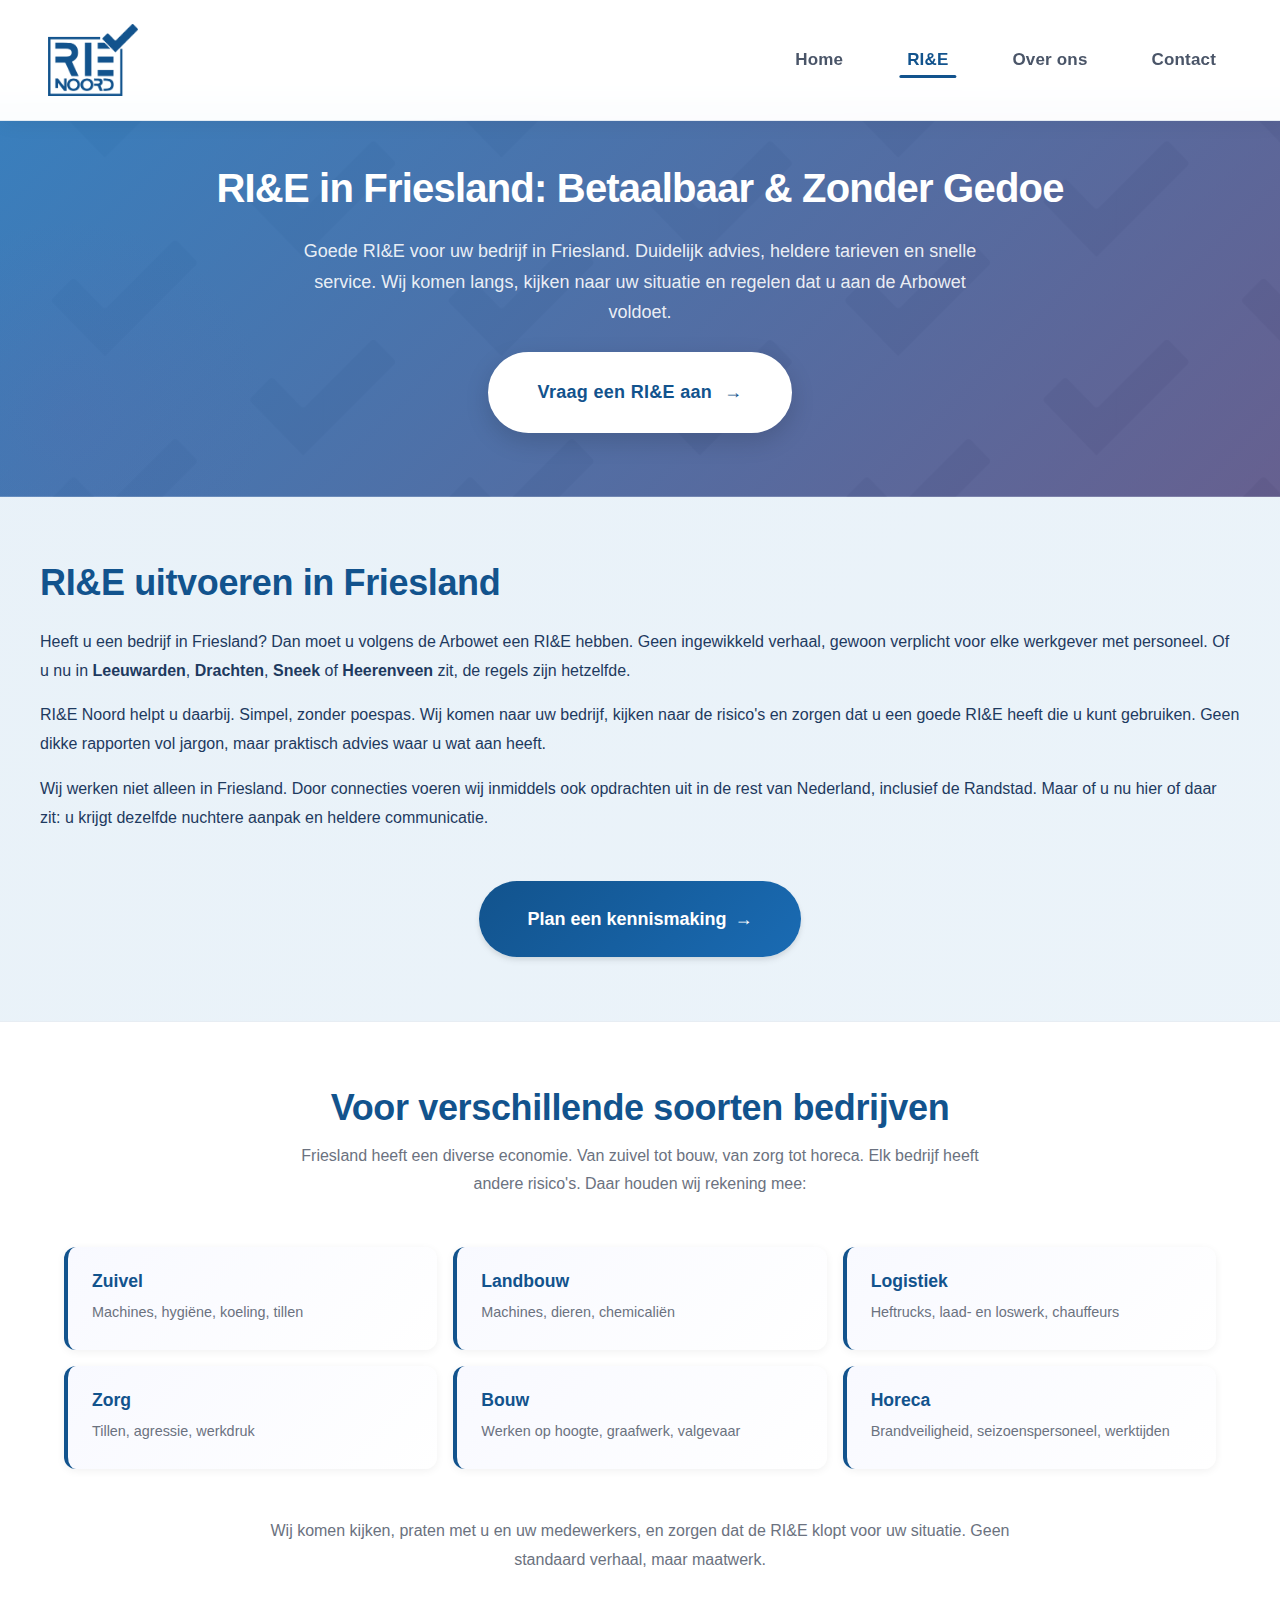
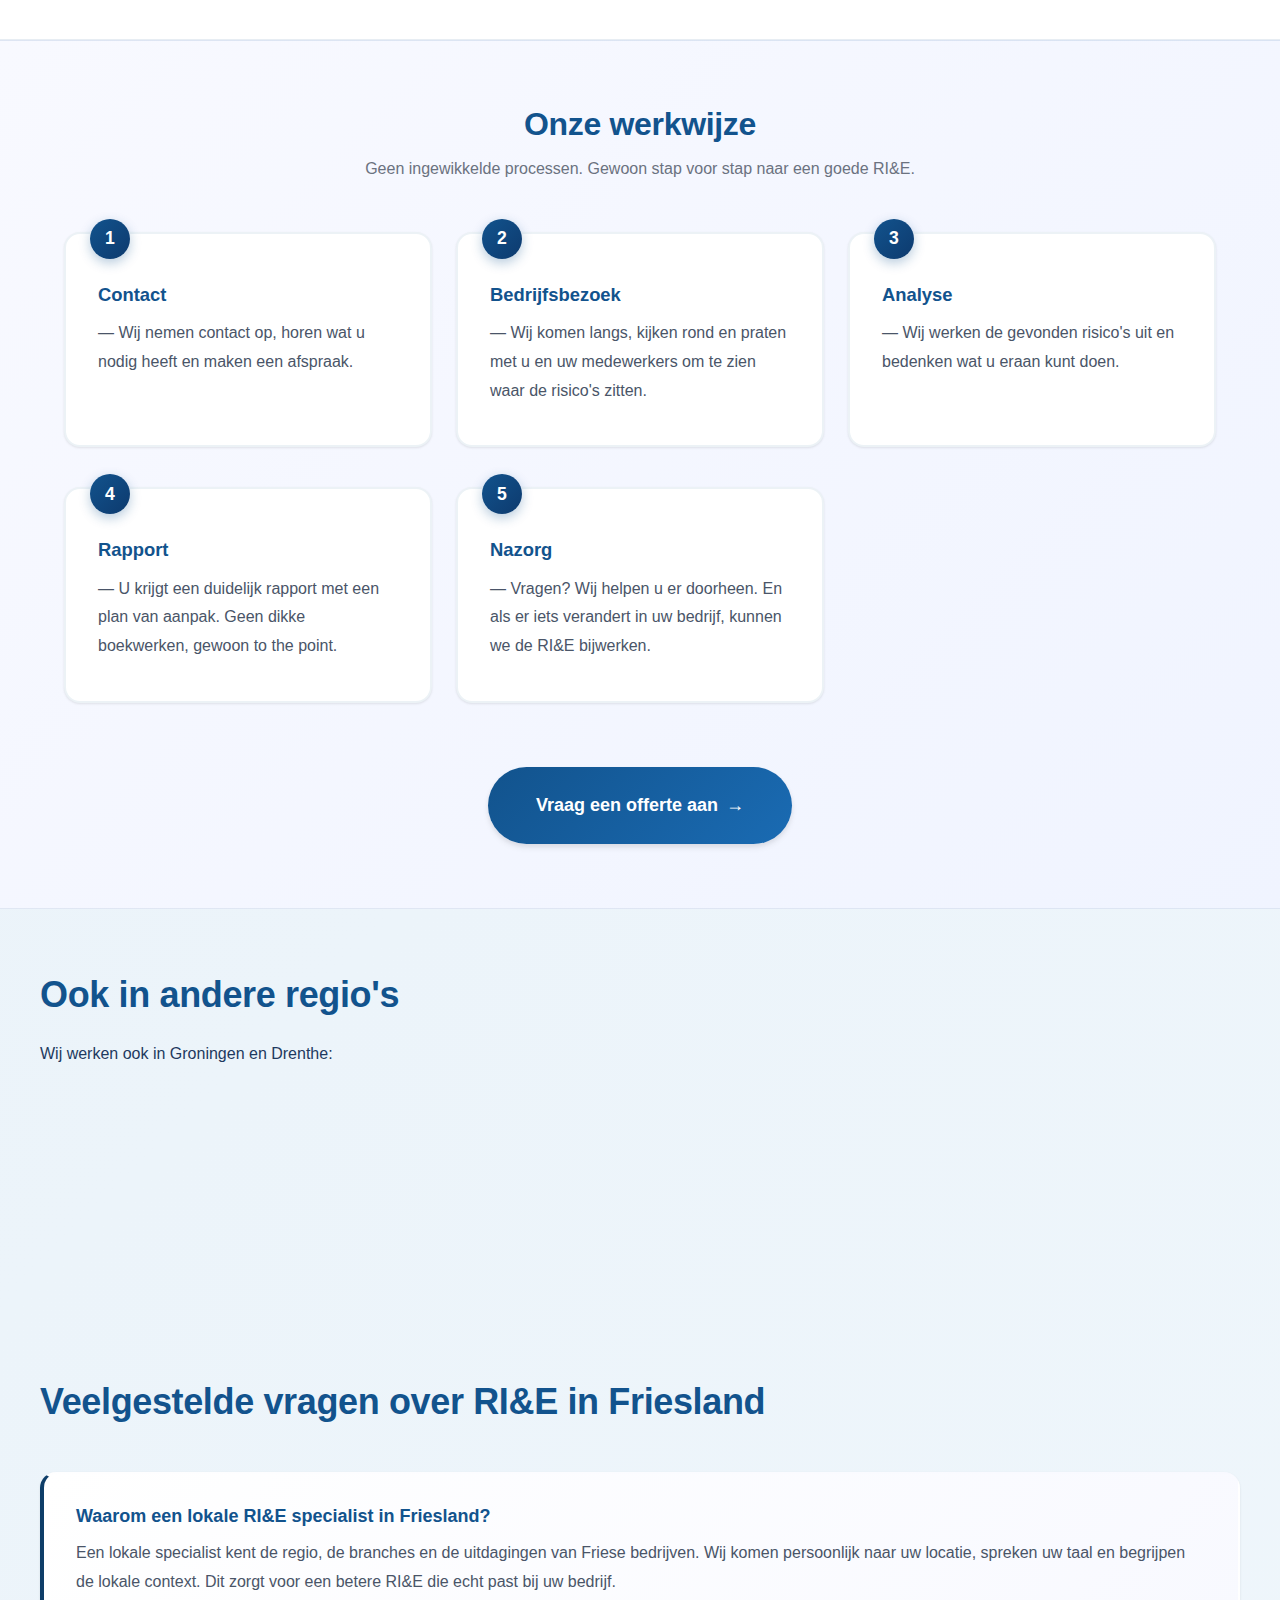
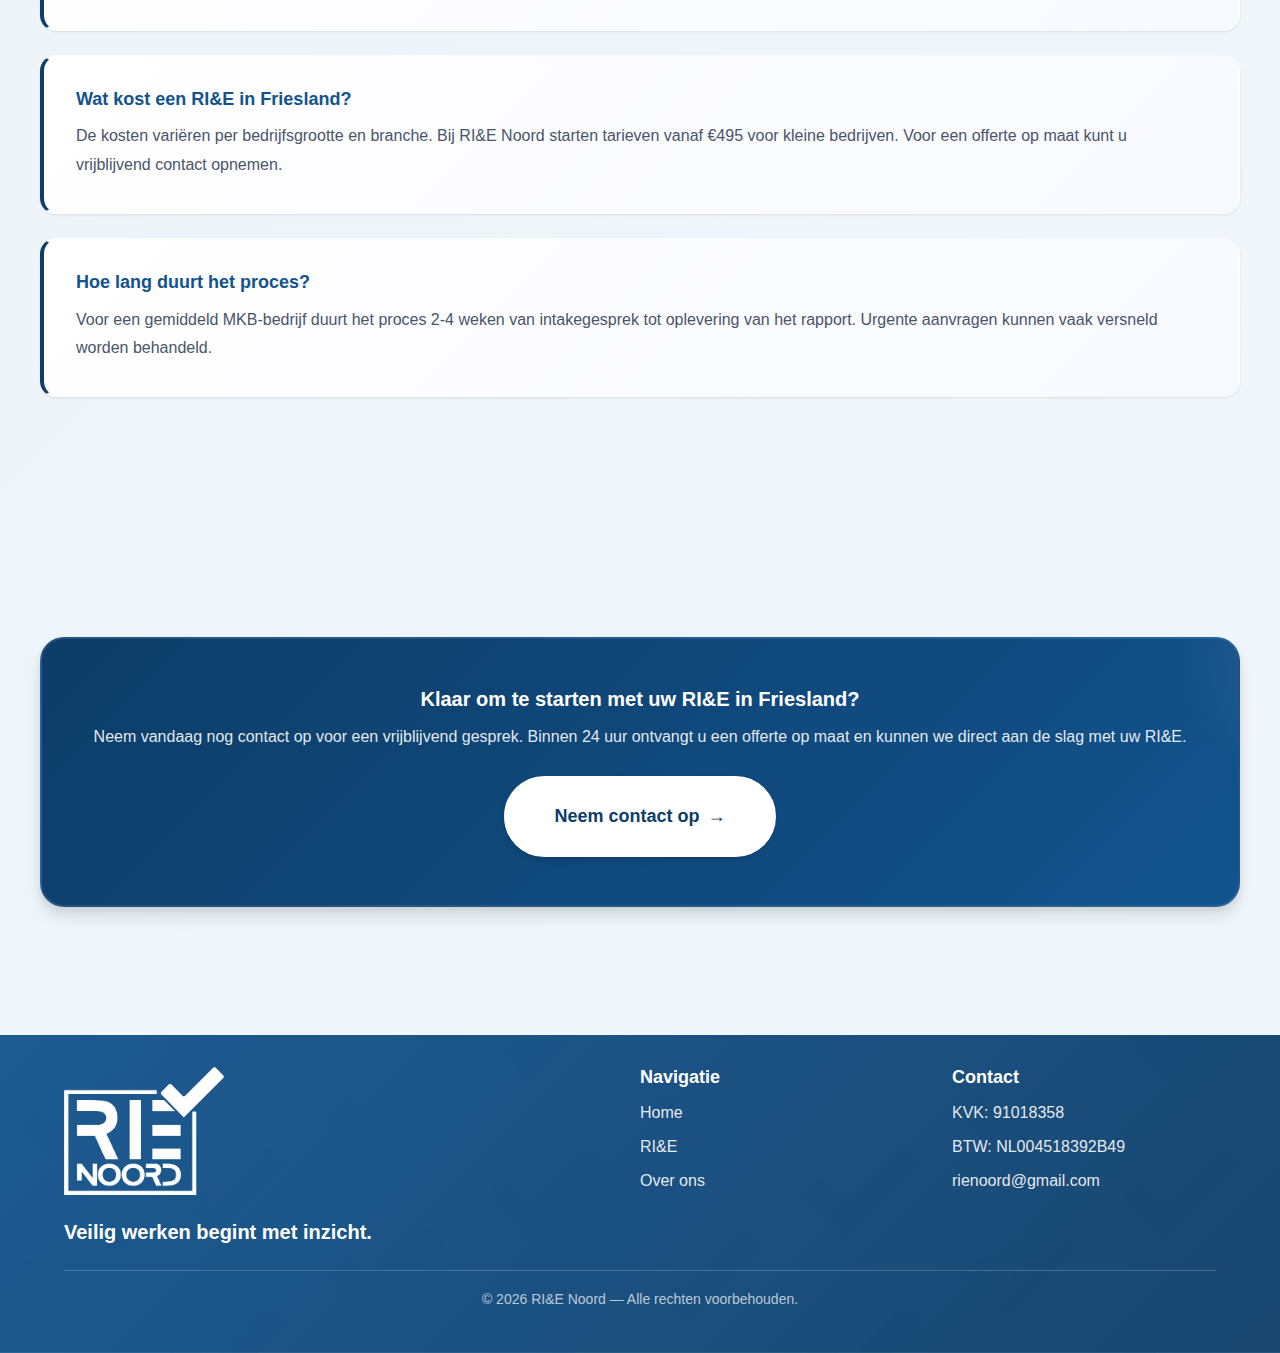
<file: rie-friesland.html>
<!DOCTYPE html>
<html lang="nl">
  <head>
    <!-- Google tag (gtag.js) -->
    <script async src="https://www.googletagmanager.com/gtag/js?id=G-MJXT36CKGH"></script>
    <script>
      window.dataLayer = window.dataLayer || [];
      function gtag(){dataLayer.push(arguments);}
      gtag('js', new Date());
      gtag('config', 'G-MJXT36CKGH');
    </script>
    
    <meta charset="utf-8" />
    <meta name="viewport" content="width=device-width, initial-scale=1" />
    <link rel="icon" type="image/png" href="images/logo.png" />
    <link rel="apple-touch-icon" href="images/logo.png" />
    
    <!-- SEO Meta Tags -->
    <title>RI&E Friesland – Betaalbaar & Zonder Gedoe | RIE Noord</title>
    <meta name="description" content="RI&E voor bedrijven in Friesland. Leeuwarden, Drachten, Sneek. Eerlijke prijzen, duidelijk advies. Eenmanszaak, persoonlijk contact." />
    <meta name="keywords" content="RI&E Friesland, RI&E Drachten, RI&E Leeuwarden, RI&E Sneek, risico inventarisatie Friesland, Arbowet Friesland, RI&E Fryslân, RI&E adviseur Friesland" />
    <meta name="robots" content="index, follow" />
    <meta name="geo.region" content="NL-FR" />
    <meta name="geo.placename" content="Friesland" />
    <link rel="canonical" href="https://rienoord.netlify.app/rie-friesland.html" />
    
    <!-- Open Graph / Social Media -->
    <meta property="og:title" content="RI&E Friesland – Betaalbaar & Zonder Gedoe | RIE Noord" />
    <meta property="og:description" content="RI&E voor bedrijven in Friesland. Eerlijke prijzen, persoonlijk contact, duidelijk advies." />
    <meta property="og:image" content="https://rienoord.netlify.app/images/logo.png" />
    <meta property="og:url" content="https://rienoord.netlify.app/rie-friesland.html" />
    <meta property="og:type" content="website" />
    <meta property="og:locale" content="nl_NL" />
    
    <link rel="stylesheet" href="styles.css?v=5" />
  </head>
  <body>
    <header class="site-header">
      <div class="container header-inner">
        <a href="index.html" class="brand"><img src="images/logo.png" alt="RI&E Noord" class="logo-img"/></a>
        <button class="nav-toggle" aria-controls="primary-nav" aria-expanded="false" aria-label="Toon navigatie"><span class="hamburger"></span></button>
        <nav id="primary-nav" class="primary-nav">
          <ul>
            <li><a href="index.html">Home</a></li>
            <li><a href="rie.html" class="active">RI&amp;E</a></li>
            <li><a href="over-ons.html">Over ons</a></li>
            <li><a href="contact.html">Contact</a></li>
          </ul>
        </nav>
      </div>
    </header>

    <main>
      <section class="page-header">
        <div class="container">
          <h1>RI&E in Friesland: Betaalbaar & Zonder Gedoe</h1>
          <p>Goede RI&E voor uw bedrijf in Friesland. Duidelijk advies, heldere tarieven en snelle service. 
            Wij komen langs, kijken naar uw situatie en regelen dat u aan de Arbowet voldoet.</p>
          <div class="cta-center" style="margin-top:1.5rem">
            <a class="button large hero-button" href="contact.html">Vraag een RI&E aan <span class="arrow">→</span></a>
          </div>
        </div>
      </section>

      <!-- Waarom RI&E Noord in Friesland -->
      <section class="container page">
        <h2>RI&E uitvoeren in Friesland</h2>
        <p>Heeft u een bedrijf in Friesland? Dan moet u volgens de Arbowet een RI&E hebben. Geen ingewikkeld verhaal, gewoon verplicht voor elke werkgever met personeel. Of u nu in <strong>Leeuwarden</strong>, <strong>Drachten</strong>, <strong>Sneek</strong> of <strong>Heerenveen</strong> zit, de regels zijn hetzelfde.</p>
        
        <p>RI&E Noord helpt u daarbij. Simpel, zonder poespas. Wij komen naar uw bedrijf, kijken naar de risico's en zorgen dat u een goede RI&E heeft die u kunt gebruiken. Geen dikke rapporten vol jargon, maar praktisch advies waar u wat aan heeft.</p>

        <p>Wij werken niet alleen in Friesland. Door connecties voeren wij inmiddels ook opdrachten uit in de rest van Nederland, inclusief de Randstad. Maar of u nu hier of daar zit: u krijgt dezelfde nuchtere aanpak en heldere communicatie.</p>

        <div class="cta-center">
          <a class="button large" href="contact.html">Plan een kennismaking <span class="arrow">→</span></a>
        </div>
      </section>

      <!-- Specifiek voor Friese bedrijven -->
      <section style="background:#ffffff;padding:var(--spacing-3xl) 0;border-top:1px solid rgba(18,83,141,0.1);border-bottom:1px solid rgba(18,83,141,0.1)">
        <div class="container">
          <h2 style="text-align:center;color:var(--color-primary);margin-bottom:var(--spacing-sm)">Voor verschillende soorten bedrijven</h2>
          <p style="text-align:center;color:var(--muted);max-width:700px;margin:0 auto var(--spacing-2xl)">Friesland heeft een diverse economie. Van zuivel tot bouw, van zorg tot horeca. Elk bedrijf heeft andere risico's. Daar houden wij rekening mee:</p>

          <div style="display:grid;grid-template-columns:repeat(auto-fit,minmax(280px,1fr));gap:var(--spacing-md);max-width:1200px;margin:0 auto">
            <div style="background:linear-gradient(135deg, #f8f9ff 0%, #ffffff 100%);padding:var(--spacing-lg);border-radius:var(--radius-md);border-left:4px solid var(--color-primary);box-shadow:0 2px 8px rgba(0,0,0,0.06)">
              <h3 style="color:var(--color-primary);margin:0 0 var(--spacing-xs);font-size:1.1rem">Zuivel</h3>
              <p style="color:var(--muted);margin:0;font-size:0.9rem">Machines, hygiëne, koeling, tillen</p>
            </div>
            <div style="background:linear-gradient(135deg, #f8f9ff 0%, #ffffff 100%);padding:var(--spacing-lg);border-radius:var(--radius-md);border-left:4px solid var(--color-primary);box-shadow:0 2px 8px rgba(0,0,0,0.06)">
              <h3 style="color:var(--color-primary);margin:0 0 var(--spacing-xs);font-size:1.1rem">Landbouw</h3>
              <p style="color:var(--muted);margin:0;font-size:0.9rem">Machines, dieren, chemicaliën</p>
            </div>
            <div style="background:linear-gradient(135deg, #f8f9ff 0%, #ffffff 100%);padding:var(--spacing-lg);border-radius:var(--radius-md);border-left:4px solid var(--color-primary);box-shadow:0 2px 8px rgba(0,0,0,0.06)">
              <h3 style="color:var(--color-primary);margin:0 0 var(--spacing-xs);font-size:1.1rem">Logistiek</h3>
              <p style="color:var(--muted);margin:0;font-size:0.9rem">Heftrucks, laad- en loswerk, chauffeurs</p>
            </div>
            <div style="background:linear-gradient(135deg, #f8f9ff 0%, #ffffff 100%);padding:var(--spacing-lg);border-radius:var(--radius-md);border-left:4px solid var(--color-primary);box-shadow:0 2px 8px rgba(0,0,0,0.06)">
              <h3 style="color:var(--color-primary);margin:0 0 var(--spacing-xs);font-size:1.1rem">Zorg</h3>
              <p style="color:var(--muted);margin:0;font-size:0.9rem">Tillen, agressie, werkdruk</p>
            </div>
            <div style="background:linear-gradient(135deg, #f8f9ff 0%, #ffffff 100%);padding:var(--spacing-lg);border-radius:var(--radius-md);border-left:4px solid var(--color-primary);box-shadow:0 2px 8px rgba(0,0,0,0.06)">
              <h3 style="color:var(--color-primary);margin:0 0 var(--spacing-xs);font-size:1.1rem">Bouw</h3>
              <p style="color:var(--muted);margin:0;font-size:0.9rem">Werken op hoogte, graafwerk, valgevaar</p>
            </div>
            <div style="background:linear-gradient(135deg, #f8f9ff 0%, #ffffff 100%);padding:var(--spacing-lg);border-radius:var(--radius-md);border-left:4px solid var(--color-primary);box-shadow:0 2px 8px rgba(0,0,0,0.06)">
              <h3 style="color:var(--color-primary);margin:0 0 var(--spacing-xs);font-size:1.1rem">Horeca</h3>
              <p style="color:var(--muted);margin:0;font-size:0.9rem">Brandveiligheid, seizoenspersoneel, werktijden</p>
            </div>
          </div>
          
          <p style="text-align:center;max-width:800px;margin:var(--spacing-2xl) auto 0;color:var(--muted)">Wij komen kijken, praten met u en uw medewerkers, en zorgen dat de RI&E klopt voor uw situatie. Geen standaard verhaal, maar maatwerk.</p>
        </div>
      </section>

      <!-- Onze werkwijze -->
      <section class="process-section">
        <div class="container">
          <h2>Onze werkwijze</h2>
          <p>Geen ingewikkelde processen. Gewoon stap voor stap naar een goede RI&E.</p>
          <ol class="process-list">
            <li><strong>Contact</strong> — Wij nemen contact op, horen wat u nodig heeft en maken een afspraak.</li>
            <li><strong>Bedrijfsbezoek</strong> — Wij komen langs, kijken rond en praten met u en uw medewerkers om te zien waar de risico's zitten.</li>
            <li><strong>Analyse</strong> — Wij werken de gevonden risico's uit en bedenken wat u eraan kunt doen.</li>
            <li><strong>Rapport</strong> — U krijgt een duidelijk rapport met een plan van aanpak. Geen dikke boekwerken, gewoon to the point.</li>
            <li><strong>Nazorg</strong> — Vragen? Wij helpen u er doorheen. En als er iets verandert in uw bedrijf, kunnen we de RI&E bijwerken.</li>
          </ol>
          
          <div class="cta-center" style="margin-top:var(--spacing-2xl)">
            <a class="button large" href="contact.html">Vraag een offerte aan <span class="arrow">→</span></a>
          </div>
        </div>
      </section>

      <!-- Andere regio's -->
      <section class="container page">
        <h2>Ook in andere regio's</h2>
        <p>Wij werken ook in Groningen en Drenthe:</p>
        <div class="benefits-grid" style="margin-top:1.5rem">
          <div class="benefit">
            <h3><a href="rie.html" style="color:#12538d;text-decoration:none">→ RI&E Groningen</a></h3>
            <p>Diensten voor bedrijven in Groningen, Eemshaven, Delfzijl, Winschoten en Veendam.</p>
          </div>
          <div class="benefit">
            <h3><a href="rie-drenthe.html" style="color:#12538d;text-decoration:none">→ RI&E Drenthe</a></h3>
            <p>Diensten voor bedrijven in Assen, Emmen, Hoogeveen en heel Drenthe.</p>
          </div>
        </div>
      </section>

      <!-- FAQ -->
      <section class="container page">
        <h2>Veelgestelde vragen over RI&E in Friesland</h2>
        
        <div class="faq-section">
          <div class="faq-item">
            <h3>Waarom een lokale RI&E specialist in Friesland?</h3>
            <p>Een lokale specialist kent de regio, de branches en de uitdagingen van Friese bedrijven. Wij komen persoonlijk naar uw locatie, spreken uw taal en begrijpen de lokale context. Dit zorgt voor een betere RI&E die echt past bij uw bedrijf.</p>
          </div>

          <div class="faq-item">
            <h3>Wat kost een RI&E in Friesland?</h3>
            <p>De kosten variëren per bedrijfsgrootte en branche. Bij RI&E Noord starten tarieven vanaf €495 voor kleine bedrijven. Voor een offerte op maat kunt u vrijblijvend contact opnemen.</p>
          </div>

          <div class="faq-item">
            <h3>Hoe lang duurt het proces?</h3>
            <p>Voor een gemiddeld MKB-bedrijf duurt het proces 2-4 weken van intakegesprek tot oplevering van het rapport. Urgente aanvragen kunnen vaak versneld worden behandeld.</p>
          </div>
        </div>
      </section>

      <!-- Final CTA -->
      <section class="container page">
        <div class="cta-box">
          <h3>Klaar om te starten met uw RI&E in Friesland?</h3>
          <p>Neem vandaag nog contact op voor een vrijblijvend gesprek. Binnen 24 uur ontvangt u een offerte op maat en kunnen we direct aan de slag met uw RI&E.</p>
          <a class="button large" href="contact.html">Neem contact op <span class="arrow">→</span></a>
        </div>
      </section>
    </main>

    <footer class="site-footer">
      <div class="container footer-inner">
        <div class="footer-main">
          <div class="footer-brand">
            <img src="images/logo.png" alt="RI&E Noord Logo" class="footer-logo">
            <p class="footer-tagline">Veilig werken begint met inzicht.</p>
          </div>
          
          <nav class="footer-nav" aria-label="Voettekst navigatie">
            <h4>Navigatie</h4>
            <a href="index.html">Home</a>
            <a href="rie.html">RI&amp;E</a>
            <a href="over-ons.html">Over ons</a>
          </nav>
          
          <div class="footer-contact">
            <h4>Contact</h4>
            <p>KVK: 91018358</p>
            <p>BTW: NL004518392B49</p>
            <p><a href="mailto:rienoord@gmail.com">rienoord@gmail.com</a></p>
          </div>
        </div>
        
        <div class="footer-bottom">
          <p>© <span id="year"></span> RI&amp;E Noord — Alle rechten voorbehouden.</p>
        </div>
      </div>
    </footer>

    <script src="java.js"></script>
  </body>
</html>
</file>
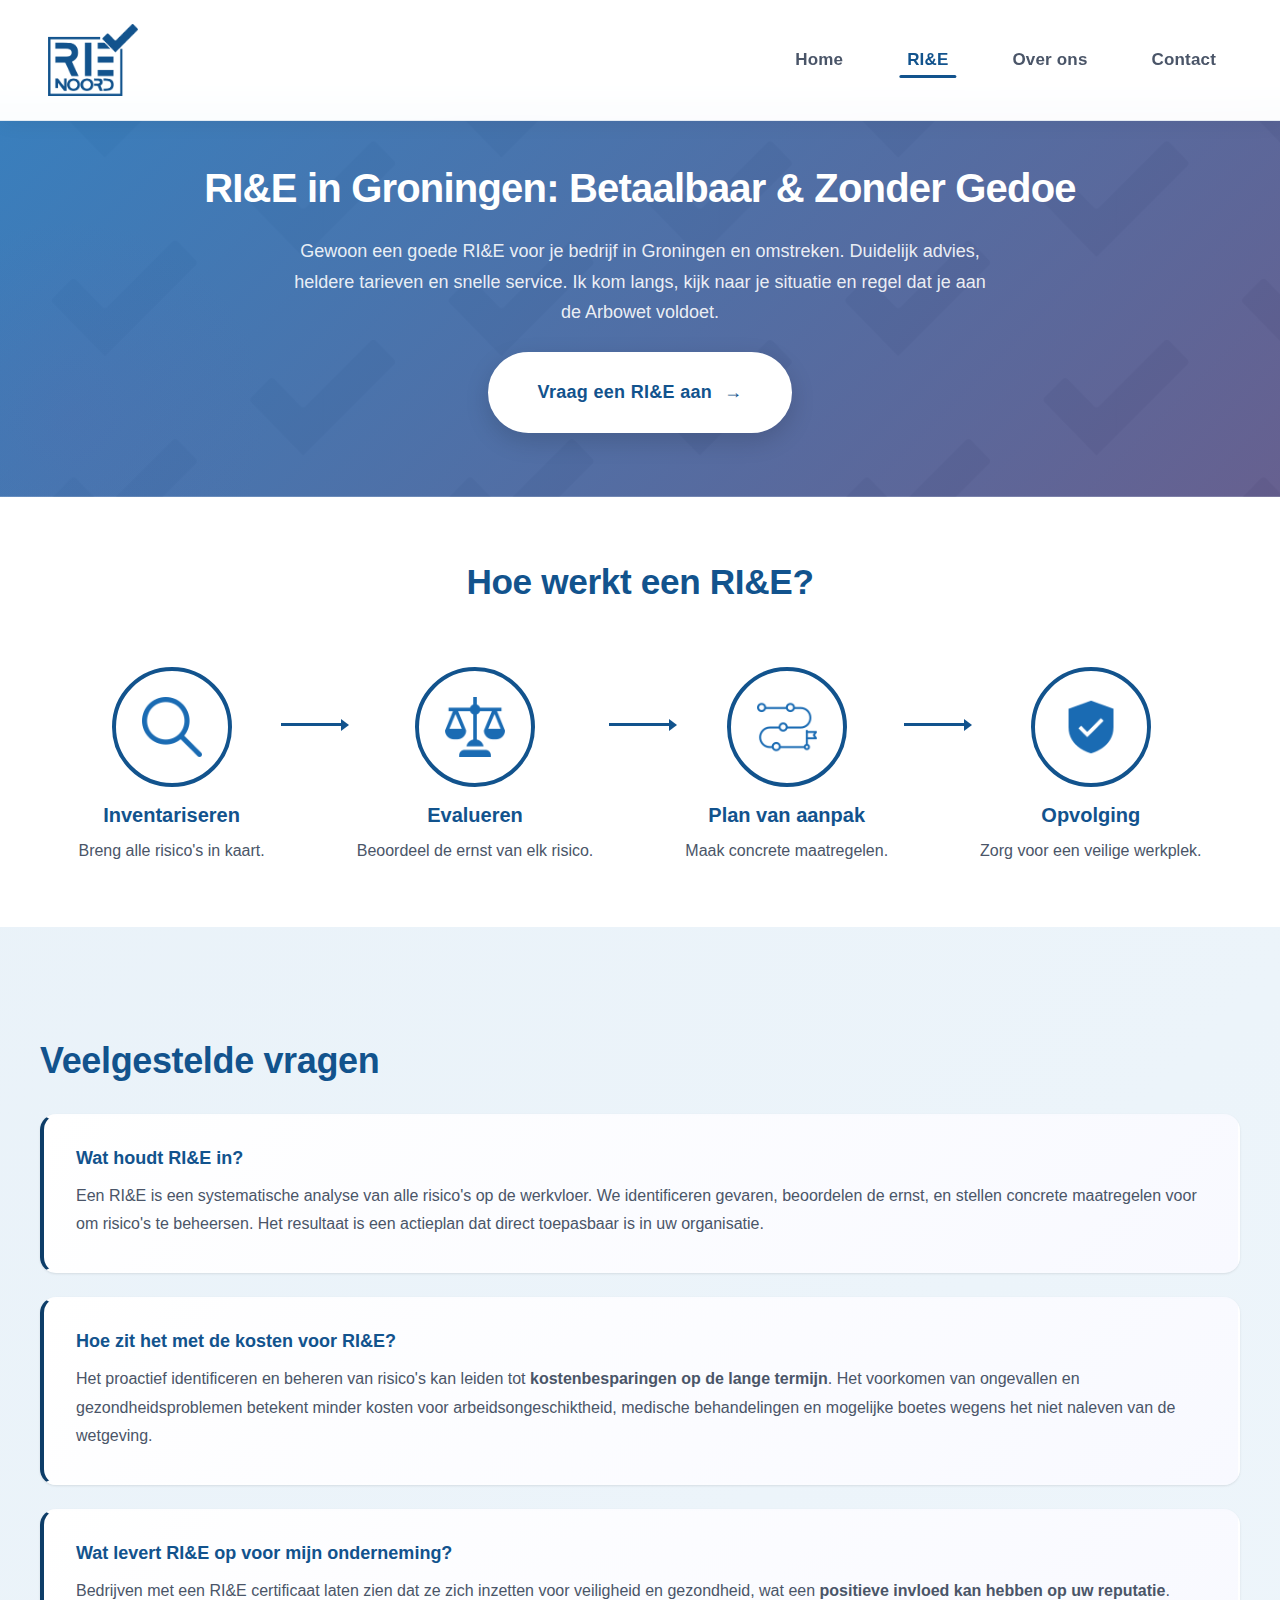
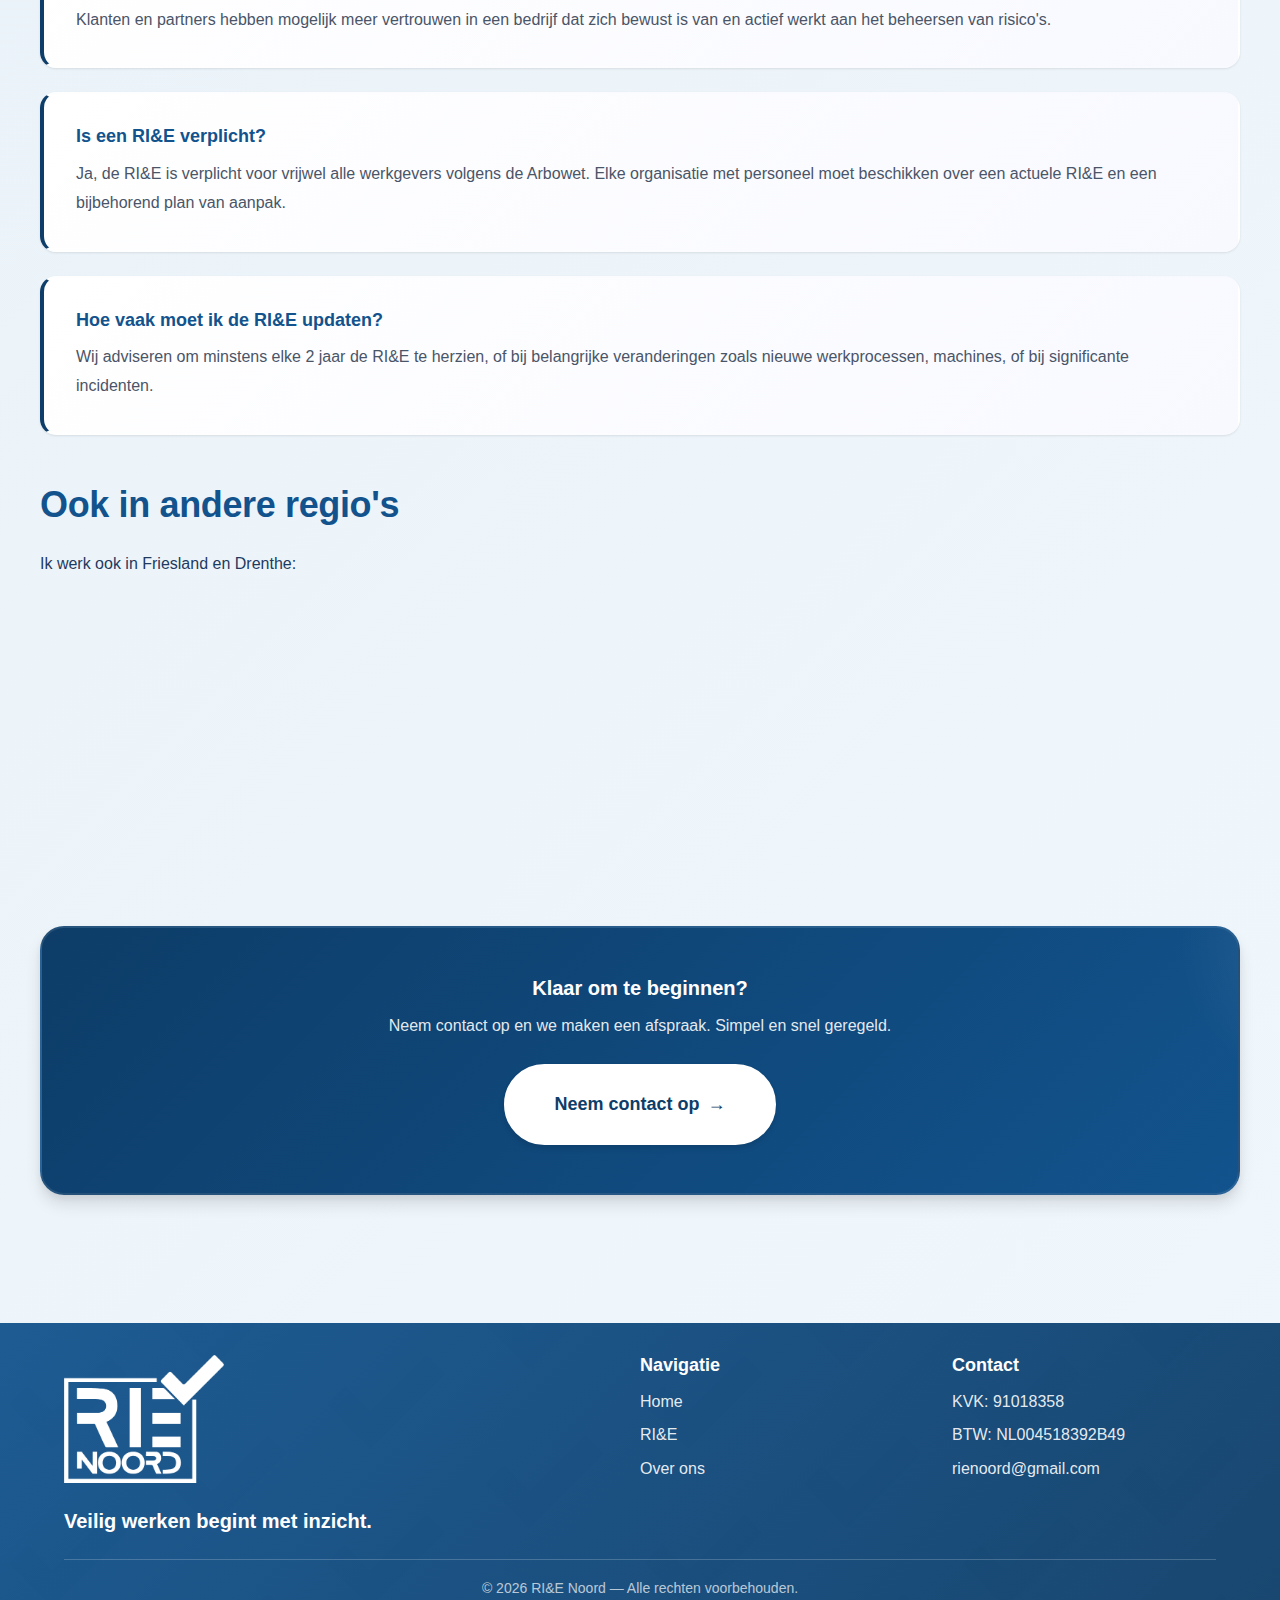
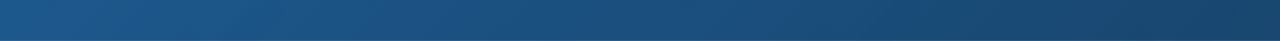
<file: rie.html>
<!DOCTYPE html>
<html lang="nl">
  <head>
    <!-- Google tag (gtag.js) -->
    <script async src="https://www.googletagmanager.com/gtag/js?id=G-MJXT36CKGH"></script>
    <script>
      window.dataLayer = window.dataLayer || [];
      function gtag(){dataLayer.push(arguments);}
      gtag('js', new Date());

      gtag('config', 'G-MJXT36CKGH');
    </script>
    
    <meta charset="utf-8" />
    <meta name="viewport" content="width=device-width, initial-scale=1" />
    <link rel="icon" type="image/png" href="images/logo.png" />
    <link rel="apple-touch-icon" href="images/logo.png" />
    <link rel="icon" type="image/png" href="images/logo.png" />
    <link rel="apple-touch-icon" href="images/logo.png" />
    
    <!-- SEO Meta Tags -->
    <title>RI&E Groningen – Betaalbaar & Zonder Gedoe | RIE Noord</title>
    <meta name="description" content="RI&E voor bedrijven in Groningen en omstreken. Eerlijke prijzen, duidelijk advies. Eenmanszaak, persoonlijk contact. Vanaf €495." />
    <meta name="keywords" content="RI&E Groningen, RI&E Friesland, RI&E Drenthe, RI&E Eemshaven, RI&E Delfzijl, RI&E Winschoten, RI&E Veendam, RI&E Drachten, RI&E Assen, risico inventarisatie Groningen, Arbowet RI&E" />
    <meta name="robots" content="index, follow" />
    <meta name="geo.region" content="NL-GR" />
    <meta name="geo.placename" content="Groningen" />
    <link rel="canonical" href="https://rienoord.netlify.app/rie.html" />
    
    <!-- Open Graph / Social Media -->
    <meta property="og:title" content="RI&E Groningen – Snel & Professioneel | RIE Noord" />
    <meta property="og:description" content="RI&E voor bedrijven in Groningen, Friesland en Drenthe. Binnen 24 uur contact, scherpe tarieven en ervaren veiligheidsadviseurs." />
    <meta property="og:image" content="https://rienoord.netlify.app/images/logo.png" />
    <meta property="og:url" content="https://rienoord.netlify.app/rie.html" />
    <meta property="og:type" content="website" />
    <meta property="og:locale" content="nl_NL" />
    
    <!-- Twitter Card -->
    <meta name="twitter:card" content="summary_large_image" />
    <meta name="twitter:title" content="RI&E Groningen – Snel & Professioneel" />
    <meta name="twitter:description" content="Professionele RI&E voor bedrijven in Noord-Nederland" />
    <meta name="twitter:image" content="https://rienoord.netlify.app/images/logo.png" />
    
    <!-- Structured Data: LocalBusiness -->
    <script type="application/ld+json">
    {
      "@context": "https://schema.org",
      "@type": "ProfessionalService",
      "name": "RI&E Noord",
      "description": "Professionele RI&E diensten in Groningen, Friesland en Drenthe",
      "url": "https://rienoord.netlify.app",
      "telephone": "+31-6-12345678",
      "email": "rienoord@gmail.com",
      "address": {
        "@type": "PostalAddress",
        "addressRegion": "Groningen",
        "addressCountry": "NL"
      },
      "areaServed": [
        {"@type": "City", "name": "Groningen"},
        {"@type": "City", "name": "Eemshaven"},
        {"@type": "City", "name": "Delfzijl"},
        {"@type": "City", "name": "Winschoten"},
        {"@type": "City", "name": "Veendam"},
        {"@type": "City", "name": "Drachten"},
        {"@type": "City", "name": "Assen"}
      ],
      "priceRange": "€€",
      "openingHours": "Mo-Fr 09:00-17:00",
      "aggregateRating": {
        "@type": "AggregateRating",
        "ratingValue": "4.9",
        "reviewCount": "18"
      }
    }
    </script>
    
    <!-- Structured Data: FAQ -->
    <script type="application/ld+json">
    {
      "@context": "https://schema.org",
      "@type": "FAQPage",
      "mainEntity": [
        {
          "@type": "Question",
          "name": "Wanneer is een RI&E verplicht?",
          "acceptedAnswer": {
            "@type": "Answer",
            "text": "Een RI&E is verplicht voor alle werkgevers in Nederland met personeel, volgens de Arbeidsomstandighedenwet. Dit geldt vanaf de eerste werknemer."
          }
        },
        {
          "@type": "Question",
          "name": "Wat kost een RI&E in Groningen?",
          "acceptedAnswer": {
            "@type": "Answer",
            "text": "De kosten variëren per bedrijfsgrootte en branche. Bij RI&E Noord hanteren we transparante vaste tarieven. Vraag een vrijblijvende offerte aan."
          }
        },
        {
          "@type": "Question",
          "name": "Hoe vaak moet een RI&E worden bijgewerkt?",
          "acceptedAnswer": {
            "@type": "Answer",
            "text": "Wij adviseren elke 2 jaar of bij significante veranderingen zoals nieuwe machines, processen of na incidenten."
          }
        }
      ]
    }
    </script>
    
    <link rel="stylesheet" href="styles.css?v=5" />
  </head>
  <body>
    <header class="site-header">
      <div class="container header-inner">
        <a href="index.html" class="brand"><img src="images/logo.png" alt="RI&E Noord" class="logo-img"/></a>
        <button class="nav-toggle" aria-controls="primary-nav" aria-expanded="false" aria-label="Toon navigatie"><span class="hamburger"></span></button>
        <nav id="primary-nav" class="primary-nav">
          <ul>
            <li><a href="index.html">Home</a></li>
            <li><a href="rie.html" class="active">RI&amp;E</a></li>
            <li><a href="over-ons.html">Over ons</a></li>
            <li><a href="contact.html">Contact</a></li>
          </ul>
        </nav>
      </div>
    </header>

    <main>
      <section class="page-header">
        <div class="container">
          <h1>RI&E in Groningen: Betaalbaar & Zonder Gedoe</h1>
          <p>Gewoon een goede RI&E voor je bedrijf in Groningen en omstreken. Duidelijk advies, heldere tarieven en snelle service. 
            Ik kom langs, kijk naar je situatie en regel dat je aan de Arbowet voldoet.</p>
          <div class="cta-center" style="margin-top:1.5rem">
            <a class="button large hero-button" href="contact.html">Vraag een RI&E aan <span class="arrow">→</span></a>
          </div>
        </div>
      </section>

      <section class="process-infographic">
        <div class="container">
          <h2>Hoe werkt een RI&amp;E?</h2>
          
          <div class="infographic-steps">
            <div class="infographic-step">
              <div class="step-icon">
                <img src="images/loupe.png" alt="RI&E inspectie in Groningen bedrijfspand">
              </div>
              <h3>Inventariseren</h3>
              <p>Breng alle risico's in kaart.</p>
            </div>
            
            <div class="step-connector"></div>
            
            <div class="infographic-step">
              <div class="step-icon">
                <img src="images/balance.png" alt="Veiligheidsadviseur voert RI&E uit in Drachten">
              </div>
              <h3>Evalueren</h3>
              <p>Beoordeel de ernst van elk risico.</p>
            </div>
            
            <div class="step-connector"></div>
            
            <div class="infographic-step">
              <div class="step-icon">
                <img src="images/roadmap.png" alt="Plan van aanpak RI&E advies Groningen">
              </div>
              <h3>Plan van aanpak</h3>
              <p>Maak concrete maatregelen.</p>
            </div>
            
            <div class="step-connector"></div>
            
            <div class="infographic-step">
              <div class="step-icon">
                <img src="images/shield.png" alt="RI&E opvolging en begeleiding Noord-Nederland">
              </div>
              <h3>Opvolging</h3>
              <p>Zorg voor een veilige werkplek.</p>
            </div>
          </div>
        </div>
      </section>

      <section class="container page">

        <section class="faq-section">
          <h2>Veelgestelde vragen</h2>
          
          <div class="faq-item">
            <h3>Wat houdt RI&amp;E in?</h3>
            <p>Een RI&amp;E is een systematische analyse van alle risico's op de werkvloer. We identificeren 
              gevaren, beoordelen de ernst, en stellen concrete maatregelen voor om risico's te beheersen. 
              Het resultaat is een actieplan dat direct toepasbaar is in uw organisatie.</p>
          </div>

          <div class="faq-item">
            <h3>Hoe zit het met de kosten voor RI&amp;E?</h3>
            <p>Het proactief identificeren en beheren van risico's kan leiden tot <strong>kostenbesparingen 
              op de lange termijn</strong>. Het voorkomen van ongevallen en gezondheidsproblemen betekent 
              minder kosten voor arbeidsongeschiktheid, medische behandelingen en mogelijke boetes wegens 
              het niet naleven van de wetgeving.</p>
          </div>

          <div class="faq-item">
            <h3>Wat levert RI&amp;E op voor mijn onderneming?</h3>
            <p>Bedrijven met een RI&amp;E certificaat laten zien dat ze zich inzetten voor veiligheid en 
              gezondheid, wat een <strong>positieve invloed kan hebben op uw reputatie</strong>. Klanten en 
              partners hebben mogelijk meer vertrouwen in een bedrijf dat zich bewust is van en actief werkt 
              aan het beheersen van risico's.</p>
          </div>

          <div class="faq-item">
            <h3>Is een RI&amp;E verplicht?</h3>
            <p>Ja, de RI&amp;E is verplicht voor vrijwel alle werkgevers volgens de Arbowet. Elke organisatie 
              met personeel moet beschikken over een actuele RI&amp;E en een bijbehorend plan van aanpak.</p>
          </div>

          <div class="faq-item">
            <h3>Hoe vaak moet ik de RI&amp;E updaten?</h3>
            <p>Wij adviseren om minstens elke 2 jaar de RI&amp;E te herzien, of bij belangrijke veranderingen 
              zoals nieuwe werkprocessen, machines, of bij significante incidenten.</p>
          </div>
        </section>

        <!-- Andere regio's -->
        <h2>Ook in andere regio's</h2>
        <p>Ik werk ook in Friesland en Drenthe:</p>
        <div class="benefits-grid" style="margin-top:1.5rem">
          <div class="benefit">
            <h3><a href="rie-friesland.html" style="color:#12538d;text-decoration:none">→ RI&E Friesland</a></h3>
            <p>Voor bedrijven in Friesland.</p>
          </div>
          <div class="benefit">
            <h3><a href="rie-drenthe.html" style="color:#12538d;text-decoration:none">→ RI&E Drenthe</a></h3>
            <p>Voor bedrijven in Drenthe.</p>
          </div>
        </div>
      </section>

      <section class="container page">
        <div class="cta-box">
          <h3>Klaar om te beginnen?</h3>
          <p>Neem contact op en we maken een afspraak. Simpel en snel geregeld.</p>
          <a class="button large" href="contact.html">Neem contact op <span class="arrow">→</span></a>
        </div>
      </section>
    </main>

    <footer class="site-footer">
      <div class="container footer-inner">
        <div class="footer-main">
          <div class="footer-brand">
            <img src="images/logo.png" alt="RI&E Noord Logo" class="footer-logo">
            <p class="footer-tagline">Veilig werken begint met inzicht.</p>
          </div>
          
          <nav class="footer-nav" aria-label="Voettekst navigatie">
            <h4>Navigatie</h4>
            <a href="index.html">Home</a>
            <a href="rie.html">RI&amp;E</a>
            <a href="over-ons.html">Over ons</a>
          </nav>
          
          <div class="footer-contact">
            <h4>Contact</h4>
            <p>KVK: 91018358</p>
            <p>BTW: NL004518392B49</p>
            <p><a href="mailto:rienoord@gmail.com">rienoord@gmail.com</a></p>
          </div>
        </div>
        
        <div class="footer-bottom">
          <p>© <span id="year-rie"></span> RI&amp;E Noord — Alle rechten voorbehouden.</p>
        </div>
      </div>
    </footer>

    <script src="java.js"></script>
  </body>
</html>
</file>
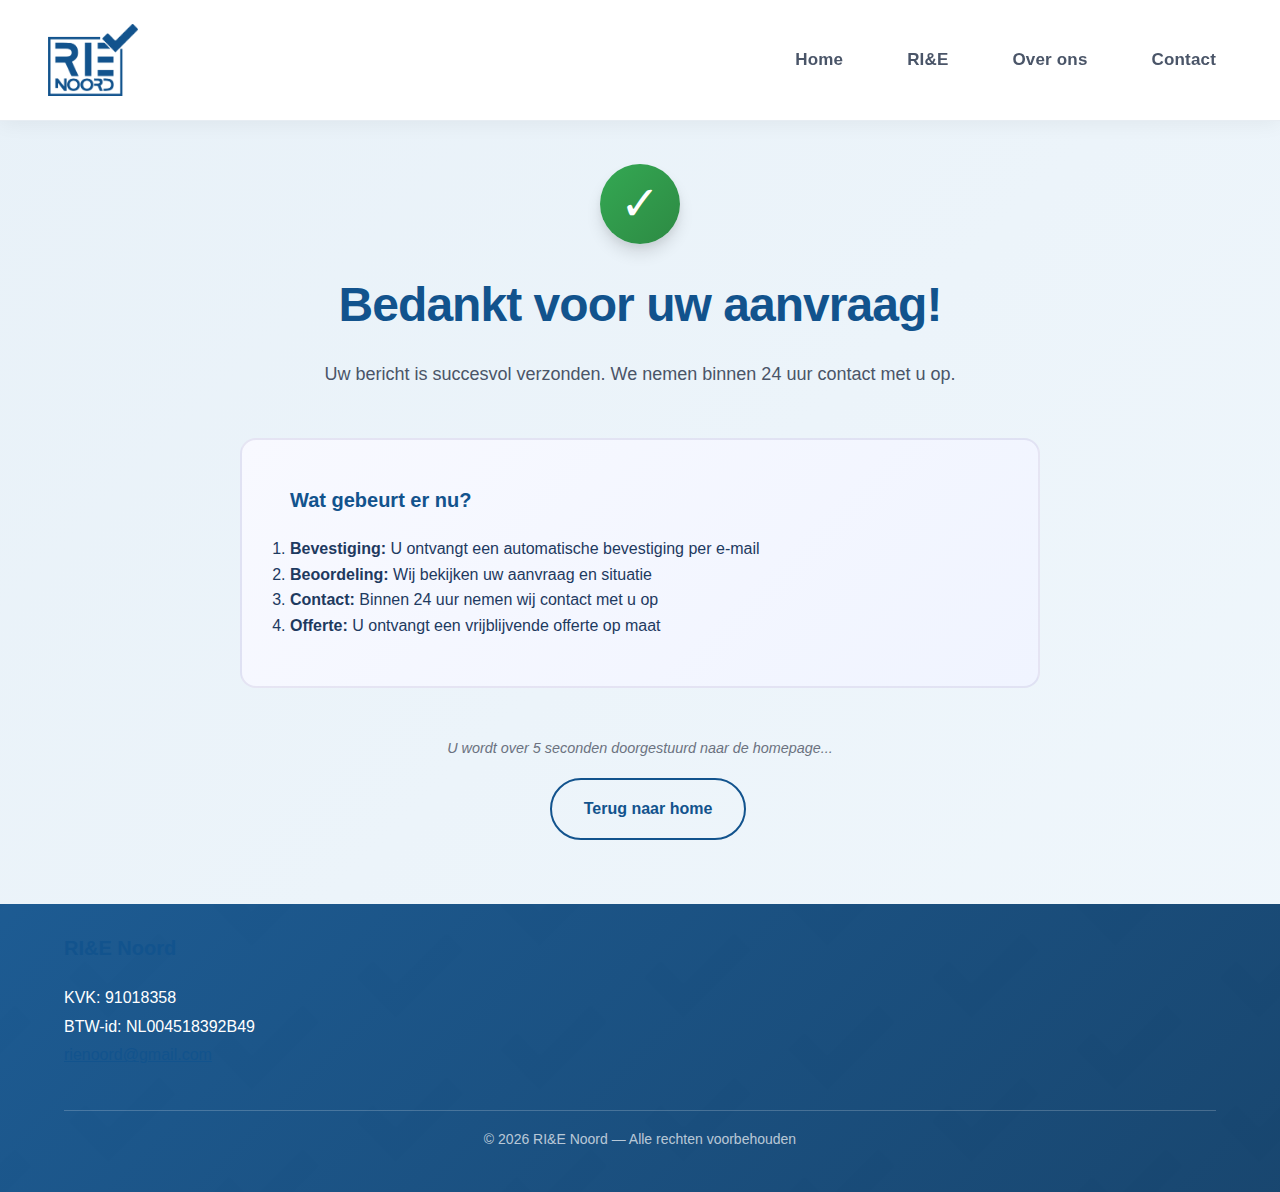
<file: success.html>
<!DOCTYPE html>
<html lang="nl">
  <head>
    <meta charset="utf-8" />
    <meta name="viewport" content="width=device-width, initial-scale=1" />
    <link rel="icon" type="image/png" href="images/logo.png" />
    <link rel="apple-touch-icon" href="images/logo.png" />
    <meta http-equiv="refresh" content="5;url=/" />
    <title>Bedankt! — RI&E Noord</title>
    <link rel="stylesheet" href="styles.css?v=5" />
  </head>
  <body>
    <header class="site-header">
      <div class="container header-inner">
        <a href="index.html" class="brand"><img src="images/logo.png" alt="RI&E Noord" class="logo-img"/></a>
        <nav class="primary-nav">
          <ul>
            <li><a href="index.html">Home</a></li>
            <li><a href="rie.html">RI&amp;E</a></li>
            <li><a href="over-ons.html">Over ons</a></li>
            <li><a href="contact.html">Contact</a></li>
          </ul>
        </nav>
      </div>
    </header>

    <main class="container">
      <div class="thank-you-page">
        <div class="thank-you-content">
          <div class="success-icon">✓</div>
          <h1>Bedankt voor uw aanvraag!</h1>
          <p class="lead-text">Uw bericht is succesvol verzonden. We nemen binnen 24 uur contact met u op.</p>
          
          <div class="thank-you-box">
            <h3>Wat gebeurt er nu?</h3>
            <ol>
              <li><strong>Bevestiging:</strong> U ontvangt een automatische bevestiging per e-mail</li>
              <li><strong>Beoordeling:</strong> Wij bekijken uw aanvraag en situatie</li>
              <li><strong>Contact:</strong> Binnen 24 uur nemen wij contact met u op</li>
              <li><strong>Offerte:</strong> U ontvangt een vrijblijvende offerte op maat</li>
            </ol>
          </div>

          <p class="redirect-notice">U wordt over 5 seconden doorgestuurd naar de homepage...</p>
          
          <a href="index.html" class="button-secondary">Terug naar home</a>
        </div>
      </div>
    </main>

    <footer class="site-footer">
      <div class="container footer-inner">
        <div class="footer-main">
          <div class="footer-brand">
            <h3>RI&amp;E Noord</h3>
            <p>KVK: 91018358<br />
               BTW-id: NL004518392B49<br />
               <a href="mailto:rienoord@gmail.com">rienoord@gmail.com</a></p>
          </div>
        </div>
        
        <div class="footer-bottom">
          <p>© <span id="year"></span> RI&amp;E Noord — Alle rechten voorbehouden</p>
        </div>
      </div>
    </footer>

    <script src="java.js"></script>
  </body>
</html>
</file>
<file: styles.css>
/* styles.css — Modern responsive styles with microanimations and professional design */

*,
*::before,
*::after{
  box-sizing:border-box;
}

:root{
  /* Colors - Blue palette gebaseerd op #12538d */
  --color-bg: #f0f4f8;
  --color-surface: #ffffff;
  --color-primary: #12538d;
  --color-primary-light: #1a6bb3;
  --color-primary-dark: #0d3d68;
  --color-accent: #1565a0;
  --color-text: #1e3a5f;
  --color-text-light: #4a5568;
  --muted: #6b7280;
  --color-border: #e1e4e8;
  --color-success: #34a853;
  --color-hover: #f0f7fc;

  
  /* Spacing */
  --spacing-xs: 0.5rem;
  --spacing-sm: 0.75rem;
  --spacing-md: 1rem;
  --spacing-lg: 1.5rem;
  --spacing-xl: 2rem;
  --spacing-2xl: 3rem;
  --spacing-3xl: 4rem;
  
  /* Typography */
  --ff-sans: -apple-system, BlinkMacSystemFont, 'Segoe UI', Roboto, 'Helvetica Neue', Arial, sans-serif;
  --ff-heading: 'Segoe UI', -apple-system, BlinkMacSystemFont, Arial, sans-serif;
  --fs-base: 1rem;
  --fs-lg: 1.125rem;
  --fs-xl: 1.25rem;
  --fs-2xl: 1.5rem;
  --fs-3xl: 2rem;
  --fs-4xl: 2.5rem;
  --fs-5xl: 3rem;
  --lh-tight: 1.2;
  --lh-normal: 1.6;
  --lh-relaxed: 1.8;
  
  /* Effects */
  --radius-sm: 8px;
  --radius-md: 12px;
  --radius-lg: 16px;
  --radius-xl: 24px;
  --radius-full: 999px;
  --shadow-sm: 0 1px 3px rgba(0,0,0,0.06), 0 1px 2px rgba(0,0,0,0.04);
  --shadow-md: 0 4px 6px rgba(0,0,0,0.07), 0 2px 4px rgba(0,0,0,0.05);
  --shadow-lg: 0 10px 15px rgba(0,0,0,0.1), 0 4px 6px rgba(0,0,0,0.05);
  --shadow-xl: 0 20px 25px rgba(0,0,0,0.15), 0 10px 10px rgba(0,0,0,0.04);
  
  /* Transitions */
  --transition-fast: 150ms ease;
  --transition-base: 250ms ease;
  --transition-slow: 350ms ease;
  
  /* Layout */
  --max-width: 1200px;
  --header-height: 80px;
}

/* Reset & Base */
*, *::before, *::after{box-sizing:border-box}
*{margin:0;padding:0}

html{
  scroll-behavior:smooth;
  -webkit-font-smoothing:antialiased;
  -moz-osx-font-smoothing:grayscale;
  overflow-x:hidden;
  width:100%;
}

body{
  font-family:var(--ff-sans);
  font-size:var(--fs-base);
  line-height:var(--lh-normal);
  color:var(--color-text);
  background:linear-gradient(135deg, #e8f1f8 0%, #f0f7fc 100%);
  min-height:100vh;
  overflow-x:hidden;
  width:100%;
  padding-top:100px; /* Ruimte voor fixed navbar */
}

/* Typography */
h1,h2,h3,h4,h5,h6{
  font-family:var(--ff-heading);
  line-height:var(--lh-tight);
  font-weight:700;
  color:var(--color-primary);
  margin-bottom:var(--spacing-lg);
}

h1{font-size:3rem;letter-spacing:-0.02em}
h2{font-size:2.25rem;letter-spacing:-0.01em}
h3{font-size:var(--fs-xl);font-weight:600}
h4{font-size:var(--fs-lg);font-weight:600}

p{margin-bottom:var(--spacing-md);line-height:var(--lh-relaxed)}
a{color:var(--color-primary);transition:color var(--transition-fast)}
a:hover{color:var(--color-primary-dark)}
a:focus-visible{outline:2px solid var(--color-primary);outline-offset:2px;border-radius:var(--radius-sm)}

/* Layout */
.container{
  max-width:var(--max-width);
  margin:0 auto;
  padding:0 var(--spacing-lg);
  width:100%;
  box-sizing:border-box;
}

/* Header */
.site-header{
  background:rgba(255,255,255,0.98);
  border-bottom:1px solid rgba(18,83,141,0.1);
  position:fixed;
  top:0;
  left:0;
  right:0;
  z-index:100;
  backdrop-filter:blur(12px);
  box-shadow:0 2px 20px rgba(0,0,0,0.06);
  animation:slideDown 0.3s ease;
  transform:translateY(0);
  transition:transform 0.3s ease-in-out;
}

.site-header.header-hidden{
  transform:translateY(-100%);
}

@keyframes slideDown{
  from{transform:translateY(-100%);opacity:0}
  to{transform:translateY(0);opacity:1}
}

.header-inner{
  display:flex;
  align-items:center;
  justify-content:space-between;
  padding:var(--spacing-md) 0;
  gap:var(--spacing-lg);
}

.brand{
  display:inline-flex;
  align-items:center;
  transition:all var(--transition-fast);
  border-radius:var(--radius-sm);
  padding:var(--spacing-xs);
}

.brand:hover{transform:scale(1.03)}
.brand:focus-visible{outline:2px solid var(--color-primary);outline-offset:4px}

.logo-img{
  height:72px;
  width:auto;
  display:block;
}

@media(max-width:768px){
  .logo-img{
    height:56px;
  }
}

/* Navigation */
.primary-nav ul{
  list-style:none;
  display:flex;
  gap:var(--spacing-md);
  align-items:center;
}

.primary-nav a{
  display:inline-block;
  padding:var(--spacing-sm) var(--spacing-lg);
  color:var(--color-text-light);
  text-decoration:none;
  font-weight:600;
  font-size:17px;
  border-radius:var(--radius-md);
  transition:all var(--transition-fast);
  position:relative;
  letter-spacing:0.01em;
}

.primary-nav a::after{
  content:'';
  position:absolute;
  bottom:8px;
  left:50%;
  width:0;
  height:2.5px;
  background:var(--color-primary);
  transition:all var(--transition-base);
  transform:translateX(-50%);
  border-radius:2px;
}

.primary-nav a:hover{
  color:var(--color-primary);
  background:rgba(18,83,141,0.06);
}

.primary-nav a:hover::after{width:calc(100% - 2.5rem)}

.primary-nav a.active{
  color:var(--color-primary);
  font-weight:700;
}

.primary-nav a.active::after{width:calc(100% - 2rem)}

/* Mobile nav toggle */
.nav-toggle{
  display:none;
  background:none;
  border:2px solid var(--color-border);
  border-radius:var(--radius-sm);
  padding:var(--spacing-sm);
  cursor:pointer;
  transition:all var(--transition-fast);
}

.nav-toggle:hover{
  border-color:var(--color-primary);
  background:var(--color-hover);
}

.nav-toggle:focus-visible{
  outline:2px solid var(--color-primary);
  outline-offset:2px;
}

.hamburger{
  display:block;
  width:24px;
  height:2px;
  background:var(--color-text);
  position:relative;
  transition:all var(--transition-base);
}

.hamburger::before,
.hamburger::after{
  content:'';
  position:absolute;
  left:0;
  width:100%;
  height:2px;
  background:var(--color-text);
  transition:all var(--transition-base);
}

.hamburger::before{top:-7px}
.hamburger::after{bottom:-7px}

.nav-toggle[aria-expanded="true"] .hamburger{background:transparent}
.nav-toggle[aria-expanded="true"] .hamburger::before{transform:rotate(45deg);top:0}
.nav-toggle[aria-expanded="true"] .hamburger::after{transform:rotate(-45deg);bottom:0}

/* Hero Section */
.hero{
  padding:var(--spacing-3xl) 0;
  background-image:
    linear-gradient(135deg, rgba(26,107,179,0.85) 0%, rgba(58,47,108,0.75) 100%),
    url('images/achtergrond-hero.jpg?v=3');
  background-size:cover;
  background-position:center;
  background-repeat:no-repeat;
  position:relative;
  overflow:hidden;
  width:100%;
}

.hero::before{
  content:'';
  position:absolute;
  top:0;
  left:0;
  right:0;
  bottom:0;
  pointer-events:none;
  z-index:1;
}

.hero::after{
  content:'';
  position:absolute;
  bottom:-30%;
  left:-10%;
  width:500px;
  height:500px;
  background:radial-gradient(circle, rgba(107,95,166,0.12) 0%, transparent 70%);
  border-radius:50%;
  animation:float 10s ease-in-out infinite reverse;
}

@keyframes float{
  0%, 100%{transform:translate(0, 0)}
  50%{transform:translate(-30px, -30px)}
}

.hero-grid{
  display:grid;
  grid-template-columns:1.2fr 0.8fr;
  align-items:center;
  gap:var(--spacing-3xl);
  position:relative;
  z-index:2;
}

.hero-copy h1{
  margin-bottom:var(--spacing-2xl);
  animation:fadeInUp 0.6s ease 0.2s backwards;
  color:#fff;
  font-weight:800;
  font-size: 62px;
}

.lead{
  font-size:24px;
  line-height:1.7;
  color:rgba(255,255,255,0.9);
  margin-bottom:var(--spacing-md);
  animation:fadeInUp 0.6s ease 0.4s backwards;
}

.more{
  font-weight:500;
  color:rgba(255,255,255,0.7);
  cursor:pointer;
  display:inline-flex;
  align-items:center;
  gap:var(--spacing-xs);
  transition:all var(--transition-fast);
  animation:fadeInUp 0.6s ease 0.6s backwards;
  font-size:16px;
}

.more::after{
  content:'→';
  display:inline-block;
  transition:transform var(--transition-fast);
}

.more:hover{
  color:rgba(255,255,255,0.95);
}

.more:hover::after{
  transform:translateX(4px);
}

@keyframes fadeInUp{
  from{opacity:0;transform:translateY(30px)}
  to{opacity:1;transform:translateY(0)}
}

@keyframes fadeIn{
  from{opacity:0}
  to{opacity:1}
}

/* Smooth page transitions */
body.fade-in{
  animation:fadeIn 0.5s ease-in-out;
}

/* View Transitions API styling */
::view-transition-old(root){
  animation:fadeOut 0.4s ease-out;
}

::view-transition-new(root){
  animation:fadeIn 0.5s ease-in;
}

@keyframes fadeOut{
  from{opacity:1}
  to{opacity:0}
}

.hero-cta{
  text-align:center;
  animation:fadeInUp 0.6s ease 0.5s backwards;
}

/* Buttons */
.button{
  display:inline-flex;
  align-items:center;
  justify-content:center;
  gap:var(--spacing-xs);
  background:linear-gradient(135deg, var(--color-primary) 0%, var(--color-primary-light) 100%);
  color:#fff;
  padding:var(--spacing-md) var(--spacing-xl);
  border-radius:var(--radius-full);
  text-decoration:none;
  font-weight:600;
  font-size:var(--fs-base);
  border:none;
  cursor:pointer;
  transition:all var(--transition-base);
  box-shadow:var(--shadow-md);
  position:relative;
  overflow:hidden;
  min-height:48px; /* Mobile accessibility */
  min-width:120px;
}

.button::before{
  content:'';
  position:absolute;
  top:0;
  left:-100%;
  width:100%;
  height:100%;
  background:linear-gradient(90deg, transparent, rgba(255,255,255,0.2), transparent);
  transition:left 0.5s ease;
}

.button:hover{
  background:var(--color-primary-dark);
  box-shadow:var(--shadow-md);
  color:#fff;
}

.button:hover::before{display:none}

.button:active{
  transform:scale(0.98);
  box-shadow:var(--shadow-sm);
}

.button:focus-visible{
  outline:3px solid var(--color-primary-light);
  outline-offset:3px;
}

.button.large{
  padding:var(--spacing-lg) var(--spacing-2xl);
  font-size:var(--fs-lg);
}

.hero-button{
  background:#ffffff;
  color:var(--color-primary);
  border:2px solid #ffffff;
  font-weight:700;
  letter-spacing:0.3px;
  box-shadow:0 8px 24px rgba(0,0,0,0.15);
  display:inline-flex;
  align-items:center;
  gap:var(--spacing-sm);
}

.hero-button .arrow{
  display:inline-block;
  transition:transform var(--transition-base);
}

.hero-button:hover{
  background:var(--color-primary);
  color:#ffffff;
  border-color:var(--color-primary);
  transform:translateY(-3px);
  box-shadow:0 12px 32px rgba(0,0,0,0.25);
}

.hero-button:hover .arrow{
  transform:translateX(4px);
}

.hero-button:active{
  transform:translateY(-1px);
  box-shadow:0 6px 16px rgba(0,0,0,0.2);
}

/* USP Slider Section - Auto-scrolling zonder vinkjes */
.usp-slider-section{
  padding:var(--spacing-3xl) 0;
  background:#ffffff;
  border-top:1px solid rgba(18,83,141,0.1);
  border-bottom:1px solid rgba(18,83,141,0.1);
  overflow:hidden;
}

.usp-slider-section h2{
  text-align:center;
  margin-bottom:var(--spacing-2xl);
  color:var(--color-primary);
}

.usp-slider-wrapper{
  overflow:hidden;
  position:relative;
  width:100%;
}

.usp-slider-track{
  display:flex;
  gap:var(--spacing-lg);
  animation:scroll-usp 50s linear infinite;
  width:max-content;
}

.usp-slide{
  min-width:280px;
  padding:var(--spacing-lg);
  background:#ffffff;
  border-radius:var(--radius-md);
  box-shadow:var(--shadow-sm);
  border:2px solid rgba(18,83,141,0.08);
  text-align:center;
  transition:all var(--transition-base);
}

.usp-slide:hover{
  transform:translateY(-4px);
  box-shadow:var(--shadow-md);
  border-color:var(--color-primary-light);
}

.usp-slide h3{
  color:var(--color-primary);
  font-size:1.1rem;
  margin-bottom:var(--spacing-xs);
  font-weight:600;
}

.usp-slide p{
  color:var(--muted);
  font-size:0.95rem;
  margin:0;
  line-height:1.5;
}

@keyframes scroll-usp{
  0%{
    transform:translateX(0);
  }
  100%{
    transform:translateX(-50%);
  }
}

/* Pause animation on hover */
.usp-slider-track:hover{
  animation-play-state:paused;
}

@media(max-width:768px){
  .usp-slide{
    min-width:240px;
  }
  
  .usp-slider-track{
    animation:scroll-usp 40s linear infinite;
  }
}

/* Intro & Services */
.intro{
  padding:var(--spacing-3xl) 0;
}

.intro h2{
  text-align:center;
  margin-bottom:var(--spacing-md);
  color:var(--color-primary);
  font-size:2rem;
  font-weight:700;
}

.intro > p{
  text-align:center;
  max-width:700px;
  margin:0 auto var(--spacing-2xl);
  color:var(--color-text);
  font-size:15px;
}

.cards{
  display:grid;
  grid-template-columns:repeat(3,1fr);
  gap:var(--spacing-lg);
}

.card{
  background:#ffffff;
  padding:var(--spacing-xl) var(--spacing-lg);
  border-radius:var(--radius-md);
  box-shadow:0 2px 8px rgba(0,0,0,0.08);
  transition:all 0.3s ease;
  border:1px solid #e8e8e8;
  position:relative;
  overflow:hidden;
  text-align:center;
}

.card-icon{
  width:80px;
  height:80px;
  margin:0 auto var(--spacing-md);
  display:flex;
  align-items:center;
  justify-content:center;
  transition:all 0.3s ease;
}

.card-icon img{
  width:64px;
  height:64px;
  object-fit:contain;
  transition:all 0.3s ease;
}

.card:hover{
  transform:translateY(-4px);
  box-shadow:0 8px 20px rgba(0,0,0,0.12);
}

.card:hover .card-icon{
  transform:scale(1.05);
}

.card h3{
  color:var(--color-primary);
  margin-bottom:var(--spacing-sm);
  font-size:1.125rem;
  font-weight:700;
}

.card p{
  color:var(--color-text);
  margin-bottom:0;
  font-size:14px;
  line-height:1.6;
}

/* Benefits section */
.benefits{
  padding:var(--spacing-3xl) 0;
  background:linear-gradient(135deg, var(--color-primary-dark) 0%, var(--color-primary) 100%);
  position:relative;
  overflow:hidden;
}

.benefits::before{
  content:'';
  position:absolute;
  top:-20%;
  right:-10%;
  width:400px;
  height:400px;
  background:radial-gradient(circle, rgba(255,255,255,0.1) 0%, transparent 70%);
  border-radius:50%;
}

.benefits .container:first-child{
  margin-bottom:var(--spacing-2xl);
}

.benefits h2{
  text-align:center;
  margin-bottom:0;
  color:#ffffff;
  position:relative;
  z-index:1;
}

.benefits-grid{
  display:grid;
  grid-template-columns:repeat(2,1fr);
  gap:var(--spacing-lg);
}

.benefit{
  padding:var(--spacing-xl) var(--spacing-xl) var(--spacing-xl) calc(var(--spacing-xl) + 50px);
  background:rgba(255,255,255,0.95);
  border-radius:var(--radius-lg);
  box-shadow:0 8px 16px rgba(0,0,0,0.1);
  transition:all 0.8s ease-out;
  border:1px solid rgba(255,255,255,0.3);
  backdrop-filter:blur(10px);
  position:relative;
  z-index:1;
  opacity:0;
  transform:translateX(-30px);
}

.benefit.visible{
  opacity:1;
  transform:translateX(0);
}

.benefit:nth-child(1){transition-delay:0.2s}
.benefit:nth-child(2){transition-delay:0.4s}
.benefit:nth-child(3){transition-delay:0.6s}
.benefit:nth-child(4){transition-delay:0.8s}

.benefit::before{
  content:'';
  position:absolute;
  left:var(--spacing-xl);
  top:var(--spacing-xl);
  width:44px;
  height:44px;
  background-image:url('images/cirkelvink.png?v=3');
  background-color: transparent;
  background-size:contain;
  background-repeat:no-repeat;
  background-position:center;
}

.benefit:hover{
  box-shadow:0 12px 24px rgba(0,0,0,0.15);
  background:rgba(255,255,255,1);
}

.benefit-icon{
  font-size:2.5rem;
  margin-bottom:var(--spacing-md);
  display:block;
}

.benefit h3{
  color:var(--color-primary-dark);
  margin-bottom:var(--spacing-sm);
}

.benefit p{
  color:var(--color-text-light);
  margin-bottom:0;
}

/* Why us section */
.why-us{
  padding:var(--spacing-3xl) 0;
  background:linear-gradient(135deg, rgba(248,249,255,0.8) 0%, rgba(240,244,255,0.9) 100%);
  margin:0;
}

.why-us .container{
  position:relative;
  z-index:1;
}

.why-us h2{text-align:center;margin-bottom:var(--spacing-2xl)}

.why-grid{
  display:grid;
  grid-template-columns:repeat(3,1fr);
  gap:var(--spacing-lg);
  margin-bottom:var(--spacing-2xl);
}

.why-item{
  padding:var(--spacing-xl);
  background:linear-gradient(135deg, #ffffff 0%, #f8f9ff 100%);
  border-radius:var(--radius-lg);
  border:2px solid rgba(74,63,140,0.1);
  transition:all var(--transition-base);
  box-shadow:var(--shadow-sm);
}

.why-item:hover{
  background:linear-gradient(135deg, var(--color-primary-dark) 0%, var(--color-primary) 100%);
  box-shadow:var(--shadow-lg);
  transform:translateY(-4px);
  border-color:var(--color-primary-light);
}

.why-item:hover h3{
  color:#ffffff;
}

.why-item:hover p{
  color:rgba(255,255,255,0.9);
}

.why-item h3{
  color:var(--color-primary);
  margin-bottom:var(--spacing-sm);
}

.why-item p{
  color:var(--color-text-light);
  margin-bottom:0;
}

.cta-center{
  text-align:center;
  margin-top:var(--spacing-2xl);
}

/* Benefits CTA button - same style as hero button */
.benefits-cta{
  background:#ffffff !important;
  color:var(--color-primary) !important;
  border:2px solid #ffffff;
  font-weight:700;
  letter-spacing:0.3px;
  box-shadow:0 8px 24px rgba(0,0,0,0.15);
}

.benefits-cta .arrow{
  display:inline-block;
  transition:transform var(--transition-base);
}

.benefits-cta:hover{
  background:var(--color-primary) !important;
  color:#ffffff !important;
  border-color:var(--color-primary);
  transform:translateY(-3px);
  box-shadow:0 12px 32px rgba(0,0,0,0.25);
}

.benefits-cta:hover .arrow{
  transform:translateX(4px);
}

.benefits-cta:active{
  transform:translateY(-1px);
  box-shadow:0 6px 16px rgba(0,0,0,0.2);
}

/* Partners section - Infinite scrolling slider */
.partners{
  padding:var(--spacing-3xl) 0 var(--spacing-2xl);
  background:#ffffff;
  border-top:none;
  border-bottom:1px solid var(--color-border);
  overflow:hidden;
  margin:0;
  position:relative;
}

.partners::before{
  content:'';
  position:absolute;
  top:0;
  left:-50%;
  width:200%;
  height:100%;
  background:radial-gradient(ellipse at center, rgba(255,255,255,0.05) 0%, transparent 50%);
}

.partners .container{
  margin-bottom:var(--spacing-xl);
  position:relative;
  z-index:1;
}

.partners h2{
  text-align:center;
  margin-bottom:var(--spacing-md);
  color:var(--color-primary);
}

.partners p{
  text-align:center;
  color:var(--color-text-light);
  max-width:600px;
  margin:0 auto;
}

.partner-logos{
  position:relative;
  overflow:hidden;
  padding:var(--spacing-xl) 0;
  mask-image:linear-gradient(to right, transparent, black 10%, black 90%, transparent);
  -webkit-mask-image:linear-gradient(to right, transparent, black 10%, black 90%, transparent);
}

.partner-slider{
  display:flex;
  gap:var(--spacing-3xl);
  animation:scroll 30s linear infinite;
  width:max-content;
}

.partner-slider:hover{
  animation-play-state:paused;
}

@keyframes scroll{
  0%{transform:translateX(0)}
  100%{transform:translateX(-50%)}
}

.partner-logo{
  flex-shrink:0;
  width:180px;
  height:80px;
  display:flex;
  align-items:center;
  justify-content:center;
  background:#f8f9ff;
  border:2px solid var(--color-border);
  border-radius:var(--radius-md);
  padding:var(--spacing-md);
  transition:all var(--transition-base);
  box-shadow:var(--shadow-sm);
}

.partner-logo:hover{
  transform:translateY(-6px) scale(1.05);
  box-shadow:var(--shadow-lg);
  border-color:var(--color-primary-light);
  background:rgba(255,255,255,1);
}

.partner-logo img{
  max-width:100%;
  max-height:100%;
  object-fit:contain;
  filter:none;
  transition:all var(--transition-base);
  opacity:1;
}

.partner-logo:hover img{
  filter:brightness(1.1);
  transform:scale(1.05);
}

/* FAQ section */
.faq-section{
  margin:var(--spacing-2xl) 0;
}

.faq-section h2{margin-bottom:var(--spacing-xl)}

.faq-item{
  margin-bottom:var(--spacing-lg);
  padding:var(--spacing-xl);
  background:linear-gradient(135deg, #ffffff 0%, #f8f9ff 100%);
  border-radius:var(--radius-lg);
  border-left:4px solid var(--color-primary-dark);
  box-shadow:var(--shadow-sm);
  transition:all var(--transition-base);
  border:2px solid transparent;
  border-left:4px solid var(--color-primary-dark);
}

.faq-item:hover{
  box-shadow:var(--shadow-lg);
  transform:translateX(6px);
  border-color:rgba(74,63,140,0.2);
  border-left-color:var(--color-primary-dark);
  background:linear-gradient(135deg, #fafaff 0%, #f0f4ff 100%);
}

.faq-item h3{
  color:var(--color-primary);
  margin-bottom:var(--spacing-sm);
  font-size:var(--fs-lg);
}

.faq-item p{
  color:var(--color-text-light);
  margin-bottom:0;
}

/* Process list */
.process-list{
  padding-left:var(--spacing-xl);
  margin:var(--spacing-lg) 0;
}

.process-list li{
  margin-bottom:var(--spacing-md);
  line-height:var(--lh-relaxed);
  color:var(--color-text-light);
}

.process-list strong{
  color:var(--color-primary);
  font-weight:600;
}

/* CTA box */
.cta-box{
  margin:var(--spacing-3xl) 0;
  padding:var(--spacing-2xl);
  background:linear-gradient(135deg, var(--color-primary-dark) 0%, var(--color-primary) 100%);
  border-radius:var(--radius-xl);
  text-align:center;
  border:2px solid rgba(255,255,255,0.1);
  box-shadow:var(--shadow-lg);
  position:relative;
  overflow:hidden;
}

.cta-box::before{
  content:'';
  position:absolute;
  top:-50%;
  right:-20%;
  width:300px;
  height:300px;
  background:radial-gradient(circle, rgba(255,255,255,0.1) 0%, transparent 70%);
  border-radius:50%;
  animation:float 6s ease-in-out infinite;
}

.cta-box h3{
  color:#ffffff;
  margin-bottom:var(--spacing-sm);
  position:relative;
  z-index:1;
}

.cta-box p{
  margin-bottom:var(--spacing-lg);
  color:rgba(255,255,255,0.9);
  position:relative;
  z-index:1;
}

.cta-box .button{
  background:#ffffff;
  color:var(--color-primary-dark);
  position:relative;
  z-index:1;
  border:2px solid #ffffff;
}

.cta-box .button .arrow{
  display:inline-block;
  transition:transform var(--transition-base);
}

.cta-box .button:hover{
  background:#ffffff;
  color:var(--color-primary-dark);
  transform:translateY(-2px);
  box-shadow:0 8px 24px rgba(255,255,255,0.3);
}

.cta-box .button:hover .arrow{
  transform:translateX(4px);
}

/* Page header - colored background */
.page-header{
  padding:var(--spacing-3xl) 0;
  background-image:
    linear-gradient(135deg, rgba(26,107,179,0.85) 0%, rgba(58,47,108,0.75) 100%),
    url('images/footer.png?v=3');
  background-size:cover;
  background-position:center;
  background-repeat:no-repeat;
  text-align:center;
  position:relative;
  overflow:hidden;
}

.page-header::before{
  content:'';
  position:absolute;
  top:0;
  left:0;
  right:0;
  bottom:0;
  pointer-events:none;
  z-index:1;
}

.page-header::after{
  content:'';
  position:absolute;
  bottom:-30%;
  left:-10%;
  width:400px;
  height:400px;
  background:radial-gradient(circle, rgba(107,95,166,0.12) 0%, transparent 70%);
  border-radius:50%;
  animation:float 10s ease-in-out infinite reverse;
  z-index:1;
}

.page-header .container{
  position:relative;
  z-index:2;
}

.page-header h1{
  color:#ffffff;
  margin-bottom:var(--spacing-lg);
  font-size:2.5rem;
}

.page-header p{
  color:rgba(255,255,255,0.9);
  font-size:1.125rem;
  max-width:700px;
  margin:0 auto;
  line-height:1.7;
}

/* Process section - light colored background */
/* Process Section - Moderne visuele stijl */
.process-section{
  padding:var(--spacing-3xl) 0;
  background:linear-gradient(135deg, #f8f9ff 0%, #f0f4ff 100%);
  border-top:1px solid rgba(18,83,141,0.1);
  border-bottom:1px solid rgba(18,83,141,0.1);
}

.process-section h2{
  text-align:center;
  margin-bottom:var(--spacing-sm);
  color:var(--color-primary);
  font-size:2rem;
}

.process-section p{
  text-align:center;
  color:var(--muted);
  margin-bottom:var(--spacing-2xl);
  max-width:700px;
  margin-left:auto;
  margin-right:auto;
}

.process-section .process-list{
  max-width:1200px;
  margin:0 auto;
  padding:0;
  list-style:none;
  display:grid;
  grid-template-columns:repeat(auto-fit, minmax(280px, 1fr));
  gap:var(--spacing-lg);
}

.process-section .process-list li{
  background:#ffffff;
  padding:var(--spacing-xl);
  border-radius:var(--radius-lg);
  box-shadow:var(--shadow-sm);
  border:2px solid rgba(18,83,141,0.08);
  transition:all var(--transition-base);
  position:relative;
  counter-increment:step-counter;
}

.process-section .process-list li::before{
  content:counter(step-counter);
  position:absolute;
  top:-15px;
  left:var(--spacing-lg);
  width:40px;
  height:40px;
  background:linear-gradient(135deg, var(--color-primary) 0%, #0d3a6e 100%);
  color:#ffffff;
  border-radius:50%;
  display:flex;
  align-items:center;
  justify-content:center;
  font-weight:700;
  font-size:1.1rem;
  box-shadow:0 4px 12px rgba(18,83,141,0.3);
}

.process-section .process-list{
  counter-reset:step-counter;
}

.process-section .process-list li:hover{
  transform:translateY(-4px);
  box-shadow:var(--shadow-md);
  border-color:var(--color-primary-light);
}

.process-section .process-list li strong{
  display:block;
  color:var(--color-primary);
  font-size:1.15rem;
  margin-bottom:var(--spacing-xs);
  margin-top:var(--spacing-sm);
}

.process-section .process-list li::after{
  content:'';
  display:block;
  margin-top:var(--spacing-xs);
}

/* Process Infographic */
.process-infographic{
  padding:var(--spacing-3xl) 0;
  background:#ffffff;
  overflow-x:hidden;
  width:100%;
}

.process-infographic h2{
  text-align:center;
  margin-bottom:var(--spacing-3xl);
  color:var(--color-primary);
  font-size:2.2rem;
}

.infographic-steps{
  display:flex;
  align-items:center;
  justify-content:center;
  gap:0;
  max-width:1200px;
  margin:0 auto;
  width:100%;
}

.infographic-step{
  flex:0 0 auto;
  text-align:center;
  max-width:250px;
}

.step-icon{
  width:120px;
  height:120px;
  margin:0 auto var(--spacing-md);
  border:4px solid var(--color-primary);
  border-radius:50%;
  display:flex;
  align-items:center;
  justify-content:center;
  background:#ffffff;
  transition:all 0.4s cubic-bezier(0.4, 0, 0.2, 1);
}

.step-icon img{
  width:60px;
  height:60px;
  object-fit:contain;
  transition:transform 0.4s cubic-bezier(0.4, 0, 0.2, 1);
}

.infographic-step:hover .step-icon{
  transform:translateY(-8px);
  box-shadow:0 8px 20px rgba(18,83,141,0.15);
  border-color:var(--color-primary-light);
}

.infographic-step:hover .step-icon img{
  transform:scale(1.05);
}

.infographic-step h3{
  color:var(--color-primary);
  font-size:1.25rem;
  margin-bottom:var(--spacing-sm);
  font-weight:600;
}

.infographic-step p{
  color:var(--color-text-light);
  font-size:1rem;
  line-height:1.5;
  margin:0;
}

.step-connector{
  flex:0 0 auto;
  width:60px;
  height:3px;
  background:var(--color-primary);
  position:relative;
  margin:0 var(--spacing-md);
  margin-bottom:80px;
}

.step-connector::after{
  content:'';
  position:absolute;
  right:-8px;
  top:50%;
  transform:translateY(-50%);
  width:0;
  height:0;
  border-left:8px solid var(--color-primary);
  border-top:6px solid transparent;
  border-bottom:6px solid transparent;
}

/* About sections */
.page{
  padding:var(--spacing-3xl) 0;
}

.about-intro{
  margin-bottom:var(--spacing-2xl);
}

.about-intro p{
  margin-bottom:var(--spacing-lg);
  line-height:var(--lh-relaxed);
  color:var(--color-text-light);
}

.values{
  margin:var(--spacing-3xl) 0;
}

.values h2{margin-bottom:var(--spacing-xl)}

.values-grid{
  display:grid;
  grid-template-columns:repeat(2,1fr);
  gap:var(--spacing-lg);
}

.value-item{
  padding:var(--spacing-xl);
  background:linear-gradient(135deg, #ffffff 0%, #f8f9ff 100%);
  border-radius:var(--radius-lg);
  box-shadow:var(--shadow-sm);
  border:2px solid rgba(74,63,140,0.08);
  transition:all var(--transition-base);
  position:relative;
  overflow:hidden;
}

.value-item::before{
  content:'';
  position:absolute;
  top:0;
  left:-100%;
  width:100%;
  height:100%;
  background:linear-gradient(135deg, rgba(58,47,108,0.05) 0%, rgba(74,63,140,0.08) 100%);
  transition:left var(--transition-base);
}

.value-item:hover::before{
  left:0;
}

.value-item:hover{
  box-shadow:var(--shadow-lg);
  transform:translateY(-4px);
  border-color:var(--color-primary-light);
}

.value-item h3{
  margin-bottom:var(--spacing-sm);
  font-size:var(--fs-lg);
}

.value-item p{
  color:var(--color-text-light);
  margin-bottom:0;
}

/* Team section */
.team{
  margin:var(--spacing-3xl) 0;
}

.team h2{margin-bottom:var(--spacing-md)}

.team > p{
  color:var(--color-text-light);
  margin-bottom:var(--spacing-xl);
}

.team-grid{
  display:grid;
  grid-template-columns:repeat(2,1fr);
  gap:var(--spacing-lg);
}

.member{
  padding:var(--spacing-xl);
  background:var(--color-surface);
  border-radius:var(--radius-lg);
  box-shadow:var(--shadow-sm);
  text-align:center;
  border:1px solid var(--color-border);
  transition:all var(--transition-base);
}

.member:hover{
  box-shadow:var(--shadow-md);
  transform:translateY(-4px);
}

.avatar{
  width:80px;
  height:80px;
  border-radius:var(--radius-md);
  background:linear-gradient(135deg, var(--color-primary) 0%, var(--color-primary-light) 100%);
  color:#fff;
  display:flex;
  align-items:center;
  justify-content:center;
  font-weight:700;
  font-size:var(--fs-2xl);
  margin:0 auto var(--spacing-md);
  box-shadow:var(--shadow-md);
}

.member h3{
  margin-bottom:var(--spacing-xs);
}

.member p{
  color:var(--muted);
  margin-bottom:0;
  font-size:var(--fs-base);
}

/* Contact page */
.contact-page{
  max-width:800px;
  margin:0 auto;
}

.contact-info-box{
  padding:var(--spacing-xl);
  background:rgba(74,63,140,0.05);
  border-radius:var(--radius-lg);
  margin-bottom:var(--spacing-2xl);
  border:1px solid var(--color-border);
}

.contact-info-box h3{
  color:var(--color-primary);
  margin-bottom:var(--spacing-md);
}

.contact-info-box a{
  color:var(--color-primary);
  text-decoration:underline;
  font-weight:500;
}

.contact-info-box a:hover{
  color:var(--color-primary-dark);
}

.lead-text{
  font-size:var(--fs-lg);
  color:var(--color-text-light);
  margin-bottom:var(--spacing-xl);
  line-height:var(--lh-relaxed);
}

/* Contact form */
.contact-form{
  background:var(--color-surface);
  padding:var(--spacing-2xl);
  border-radius:var(--radius-lg);
  box-shadow:var(--shadow-md);
  border:1px solid var(--color-border);
}

.form-row{
  margin-bottom:var(--spacing-lg);
}

label{
  display:block;
  margin-bottom:var(--spacing-sm);
  font-weight:600;
  color:var(--color-text);
}

input,
textarea{
  width:100%;
  padding:var(--spacing-md);
  border:2px solid var(--color-border);
  border-radius:var(--radius-sm);
  font-size:var(--fs-base);
  font-family:var(--ff-sans);
  transition:all var(--transition-fast);
  background:var(--color-surface);
}

input:hover,
textarea:hover{
  border-color:var(--color-primary-light);
}

input:focus,
textarea:focus{
  outline:none;
  border-color:var(--color-primary);
  box-shadow:0 0 0 3px rgba(74,63,140,0.1);
}

textarea{
  resize:vertical;
  min-height:120px;
}

.form-status{
  margin-top:var(--spacing-lg);
  padding:var(--spacing-md);
  border-radius:var(--radius-sm);
  font-weight:500;
  animation:fadeIn 0.3s ease;
  border:2px solid transparent;
}

.form-status.error{
  background:rgba(220,38,38,0.1);
  color:#dc2626;
  border-color:rgba(220,38,38,0.3);
}

.form-status.success{
  background:rgba(52,168,83,0.1);
  color:#34a853;
  border-color:rgba(52,168,83,0.3);
}

.form-status.sending{
  background:rgba(74,63,140,0.1);
  color:var(--color-primary);
  border-color:rgba(74,63,140,0.3);
}

input::placeholder,
textarea::placeholder{
  color:var(--muted);
  opacity:0.6;
}

@keyframes fadeIn{
  from{opacity:0}
  to{opacity:1}
}

/* Footer */
.site-footer{
  padding:var(--spacing-xl) 0 var(--spacing-lg) 0;
  background-image:
    linear-gradient(135deg, rgba(18,83,141,0.95) 0%, rgba(13,61,104,0.95) 100%),
    url('images/footer.png?v=3');
  background-size:cover;
  background-position:center;
  background-repeat:no-repeat;
  position:relative;
  color:#fff;
}

.site-footer::before{
  content:'';
  position:absolute;
  top:0;
  left:0;
  right:0;
  bottom:0;
  pointer-events:none;
  z-index:1;
}

.footer-inner{
  position:relative;
  z-index:2;
}

.footer-main{
  display:grid;
  grid-template-columns:2fr 1fr 1fr;
  gap:var(--spacing-2xl);
  padding-bottom:var(--spacing-lg);
  border-bottom:1px solid rgba(255,255,255,0.2);
  align-items:start;
}

.footer-logo{
  width:160px;
  height:auto;
  margin-bottom:var(--spacing-md);
  filter:brightness(0) invert(1);
}

.footer-tagline{
  font-size:20px;
  font-weight:600;
  color:#fff;
  margin:0;
  line-height:1.4;
}

.footer-nav h4,
.footer-contact h4{
  color:#fff;
  font-size:18px;
  font-weight:600;
  margin-bottom:var(--spacing-sm);
  margin-top:0;
}

.footer-nav a{
  display:block;
  color:rgba(255,255,255,0.9);
  text-decoration:none;
  transition:all var(--transition-fast);
  font-size:16px;
  margin-bottom:var(--spacing-xs);
}

.footer-nav a:last-child{
  margin-bottom:0;
}

.footer-nav a:hover{
  color:#fff;
  transform:translateX(4px);
}

.footer-contact p{
  color:rgba(255,255,255,0.9);
  font-size:16px;
  margin:0 0 var(--spacing-xs) 0;
  line-height:1.6;
}

.footer-contact p:last-child{
  margin-bottom:0;
}

.footer-contact a{
  color:rgba(255,255,255,0.9);
  text-decoration:none;
  transition:opacity var(--transition-fast);
}

.footer-contact a:hover{
  opacity:0.8;
}

.footer-bottom{
  text-align:center;
  padding-top:var(--spacing-md);
  color:rgba(255,255,255,0.7);
  font-size:14px;
}

/* Responsive Design */
@media (max-width:1024px){
  .hero-grid{
    grid-template-columns:1fr;
    gap:var(--spacing-2xl);
  }
  
  .lead{max-width:100%}
  
  .why-grid{
    grid-template-columns:1fr;
  }
}

@media (max-width:768px){
  :root{
    --spacing-3xl:2.5rem;
  }
  
  body{
    padding-top:80px; /* Kleinere navbar hoogte op mobiel */
  }
  
  .primary-nav{
    display:none;
    position:absolute;
    top:100%;
    left:0;
    right:0;
    background:var(--color-surface);
    border-bottom:1px solid var(--color-border);
    box-shadow:var(--shadow-lg);
    animation:slideDown 0.3s ease;
  }
  
  .primary-nav ul{
    flex-direction:column;
    gap:0;
    padding:var(--spacing-md) 0;
  }
  
  .primary-nav a{
    display:block;
    padding:var(--spacing-md) var(--spacing-lg);
    font-size:16px;
  }
  
  .primary-nav a::after{display:none}
  
  .nav-toggle{display:inline-flex}
  
  /* Hero mobile */
  .hero{
    padding:var(--spacing-2xl) 0;
  }
  
  .hero-grid{
    grid-template-columns:1fr;
    gap:var(--spacing-xl);
  }
  
  .hero-copy h1{
    font-size:2rem;
  }
  
  .lead{
    font-size:18px;
  }
  
  /* Services cards */
  .cards{
    grid-template-columns:1fr;
    gap:var(--spacing-md);
  }
  
  .card{
    padding:var(--spacing-lg);
  }
  
  /* Benefits mobile */
  .benefits{
    padding:var(--spacing-2xl) 0;
  }
  
  .benefits-grid{
    grid-template-columns:1fr;
    gap:var(--spacing-md);
  }
  
  .benefit{
    padding:var(--spacing-lg) var(--spacing-lg) var(--spacing-lg) calc(var(--spacing-lg) + 45px);
    opacity:1 !important;
    transform:translateX(0) !important;
  }
  
  /* Page header mobile */
  .page-header{
    padding:var(--spacing-2xl) 0;
  }
  
  .page-header h1{
    font-size:2rem;
  }
  
  .page-header p{
    font-size:1rem;
  }
  
  /* Process section mobile */
  .process-section{
    padding:var(--spacing-2xl) 0;
  }
  
  .process-section .process-list{
    padding:var(--spacing-lg);
  }
  
  /* Process infographic mobile */
  .process-infographic{
    padding:var(--spacing-2xl) 0;
  }
  
  .process-infographic h2{
    margin-bottom:var(--spacing-2xl);
    font-size:1.75rem;
  }
  
  .infographic-steps{
    flex-direction:column;
    gap:var(--spacing-xl);
  }
  
  .infographic-step{
    max-width:100%;
  }
  
  .step-icon{
    width:100px;
    height:100px;
  }
  
  .step-icon img{
    width:50px;
    height:50px;
  }
  
  .infographic-step h3{
    font-size:1.15rem;
  }
  
  .step-connector{
    width:3px;
    height:40px;
    margin:0 auto;
    margin-bottom:0;
  }
  
  .step-connector::after{
    right:50%;
    top:auto;
    bottom:-8px;
    transform:translateX(50%) rotate(90deg);
  }
  
  /* Contact info box mobile */
  .contact-info-box{
    padding:var(--spacing-lg);
  }
  
  .contact-info-box h3{
    font-size:1.25rem;
  }
  
  /* Values grid */
  .values-grid{
    grid-template-columns:1fr;
    gap:var(--spacing-md);
  }
  
  /* Team grid */
  .team-grid{
    grid-template-columns:1fr;
  }
  
  /* Footer */
  .footer-main{
    grid-template-columns:1fr;
    gap:var(--spacing-lg);
  }
  
  .footer-logo{
    width:120px;
  }
  
  .footer-tagline{
    font-size:18px;
  }
  
  .footer-nav h4,
  .footer-contact h4{
    font-size:16px;
  }
  
  .footer-nav a,
  .footer-contact p{
    font-size:14px;
  }
  
  /* Buttons */
  .button.large{
    padding:var(--spacing-md) var(--spacing-xl);
    font-size:var(--fs-base);
  }
  
  /* CTA box */
  .cta-box{
    padding:var(--spacing-xl);
  }
  
  /* FAQ items */
  .faq-item{
    padding:var(--spacing-lg);
  }
}

@media (max-width:480px){
  body{
    padding-top:70px; /* Nog kleiner op zeer kleine schermen */
  }
  
  .container{
    padding:0 var(--spacing-md);
  }
  
  /* Hero extra small screens */
  .hero-copy h1{
    font-size:1.75rem;
  }
  
  .lead{
    font-size:16px;
  }
  
  /* Page header */
  .page-header h1{
    font-size:1.75rem;
  }
  
  /* Benefits */
  .benefit{
    padding:var(--spacing-md) var(--spacing-md) var(--spacing-md) calc(var(--spacing-md) + 40px);
    opacity:1 !important;
    transform:translateX(0) !important;
  }
  
  .benefit::before{
    width:36px;
    height:36px;
    left:var(--spacing-md);
    top:var(--spacing-md);
    background-size:20px;
  }
  
  /* Process infographic extra small */
  .process-infographic h2{
    font-size:1.5rem;
  }
  
  .step-icon{
    width:80px;
    height:80px;
  }
  
  .step-icon img{
    width:40px;
    height:40px;
  }
  
  .infographic-step h3{
    font-size:1.1rem;
  }
  
  .infographic-step p{
    font-size:0.9rem;
  }
  
  .step-connector{
    height:30px;
  }
  
  /* Footer extra small */
  .footer-logo{
    width:100px;
  }
  
  .footer-tagline{
    font-size:16px;
  }
  
  .footer-nav h4,
  .footer-contact h4{
    font-size:15px;
  }
  
  .footer-nav a,
  .footer-contact p{
    font-size:13px;
  }
  
  /* Contact form */
  .contact-form{
    padding:var(--spacing-lg);
  }
  
  /* Buttons */
  .button.large{
    padding:var(--spacing-sm) var(--spacing-lg);
    font-size:0.9rem;
  }
  
  /* CTA box */
  .cta-box{
    padding:var(--spacing-lg);
  }
  
  .cta-box h3{
    font-size:1.25rem;
  }
}

/* Utility Classes */
.fade-in{
  animation:fadeInUp 0.6s ease backwards;
}

.scroll-animate{
  opacity:0;
  transform:translateY(30px);
  transition:all 0.6s ease;
}

.scroll-animate.visible{
  opacity:1;
  transform:translateY(0);
}

/* Thank you page */
.thank-you-page{
  text-align:center;
  max-width:800px;
  margin:0 auto;
}

.thank-you-content{
  padding:var(--spacing-3xl) 0;
}

.success-icon{
  width:80px;
  height:80px;
  background:linear-gradient(135deg, var(--color-success) 0%, #2d8a43 100%);
  color:#fff;
  font-size:3rem;
  border-radius:50%;
  display:flex;
  align-items:center;
  justify-content:center;
  margin:0 auto var(--spacing-xl);
  box-shadow:var(--shadow-lg);
  animation:scaleIn 0.5s ease;
}

@keyframes scaleIn{
  from{transform:scale(0);opacity:0}
  to{transform:scale(1);opacity:1}
}

.thank-you-box{
  background:linear-gradient(135deg, #f8f9ff 0%, #f0f4ff 100%);
  padding:var(--spacing-2xl);
  border-radius:var(--radius-lg);
  margin:var(--spacing-2xl) 0;
  text-align:left;
  border:2px solid rgba(74,63,140,0.1);
}

.thank-you-box h2{
  text-align:center;
  margin-bottom:var(--spacing-lg);
}

.redirect-notice{
  color:var(--muted);
  font-size:0.9rem;
  margin-top:var(--spacing-2xl);
  font-style:italic;
}

.button-secondary{
  display:inline-flex;
  align-items:center;
  justify-content:center;
  gap:var(--spacing-xs);
  background:transparent;
  color:var(--color-primary);
  padding:var(--spacing-md) var(--spacing-xl);
  border-radius:var(--radius-full);
  text-decoration:none;
  font-weight:600;
  font-size:var(--fs-base);
  border:2px solid var(--color-primary);
  cursor:pointer;
  transition:all var(--transition-base);
  margin-left:var(--spacing-md);
}

.button-secondary:hover{
  background:var(--color-primary);
  color:#fff;
  transform:translateY(-2px);
  box-shadow:var(--shadow-md);
}

/* Print styles */
@media print{
  .site-header,
  .nav-toggle,
  .button,
  .cta-box{
    display:none;
  }
  
  body{
    background:white;
  }
  
  .page{
    padding:0;
  }
}
</file>
